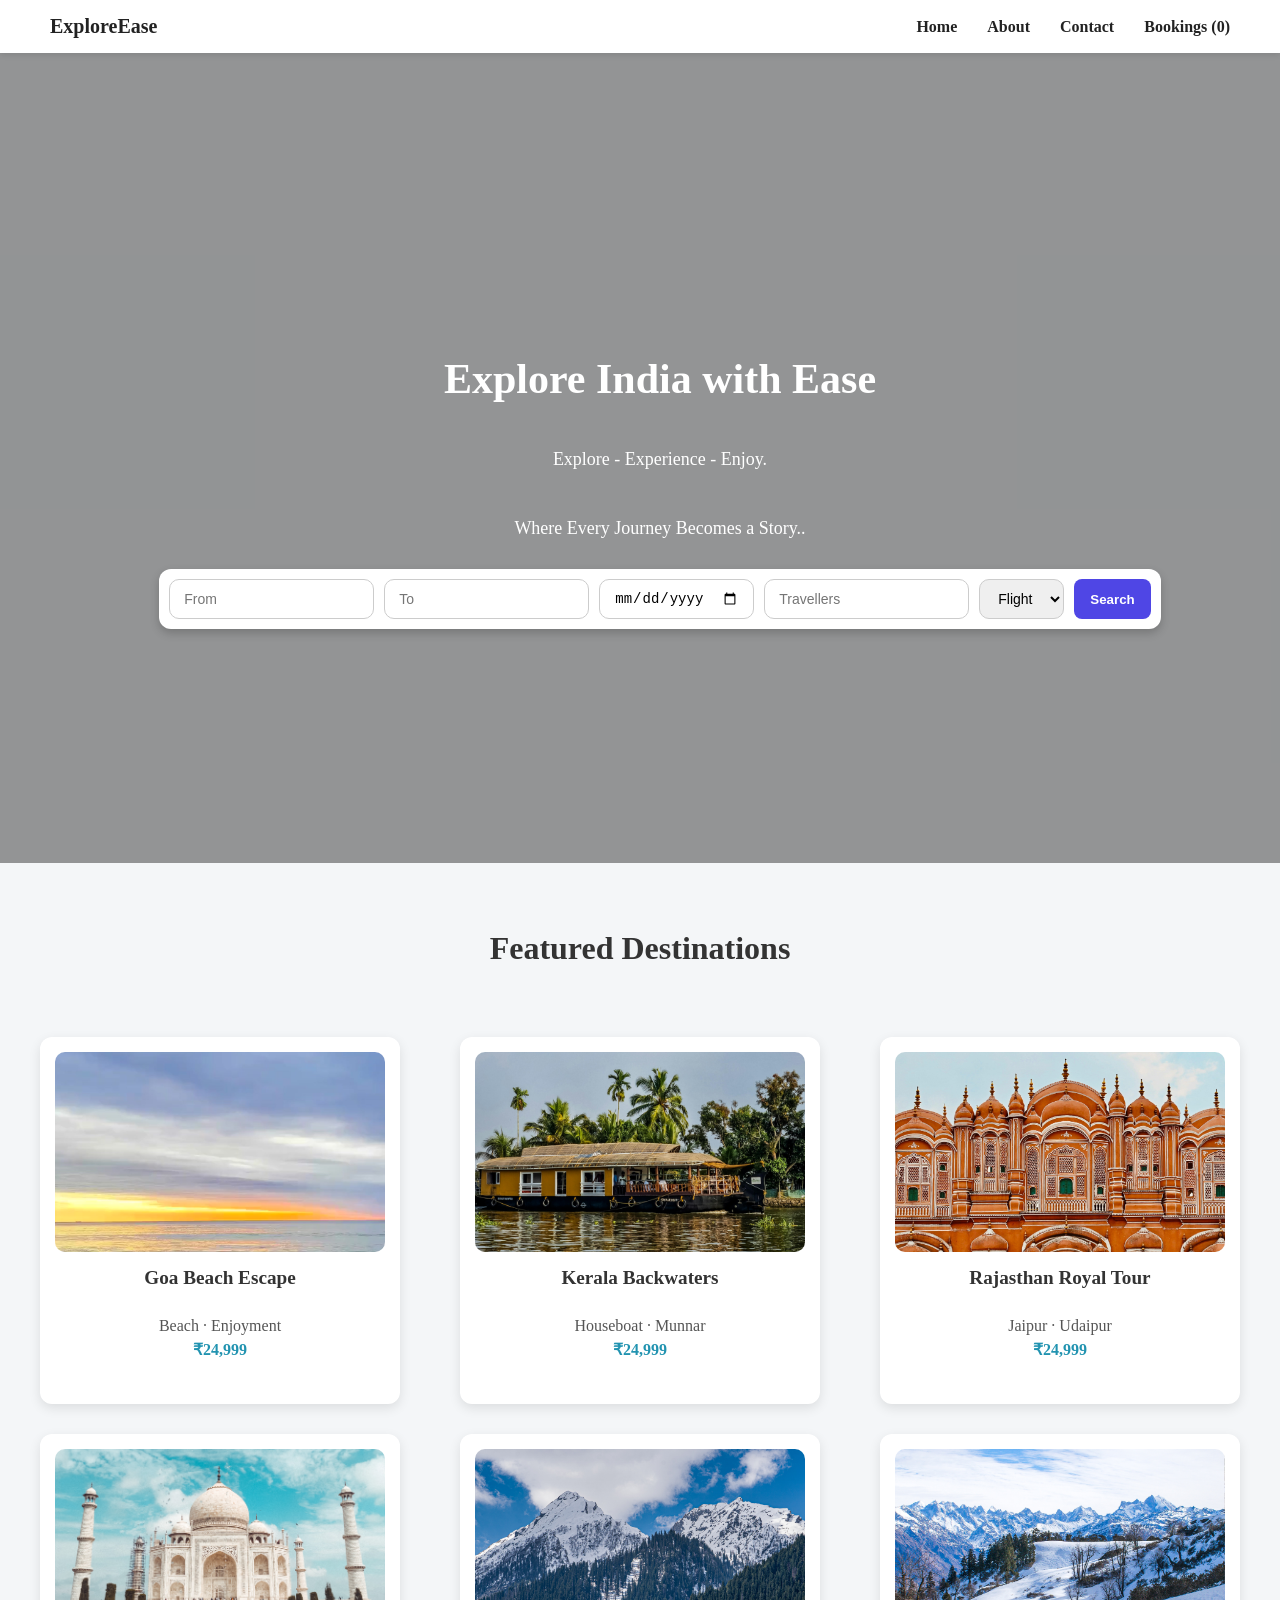
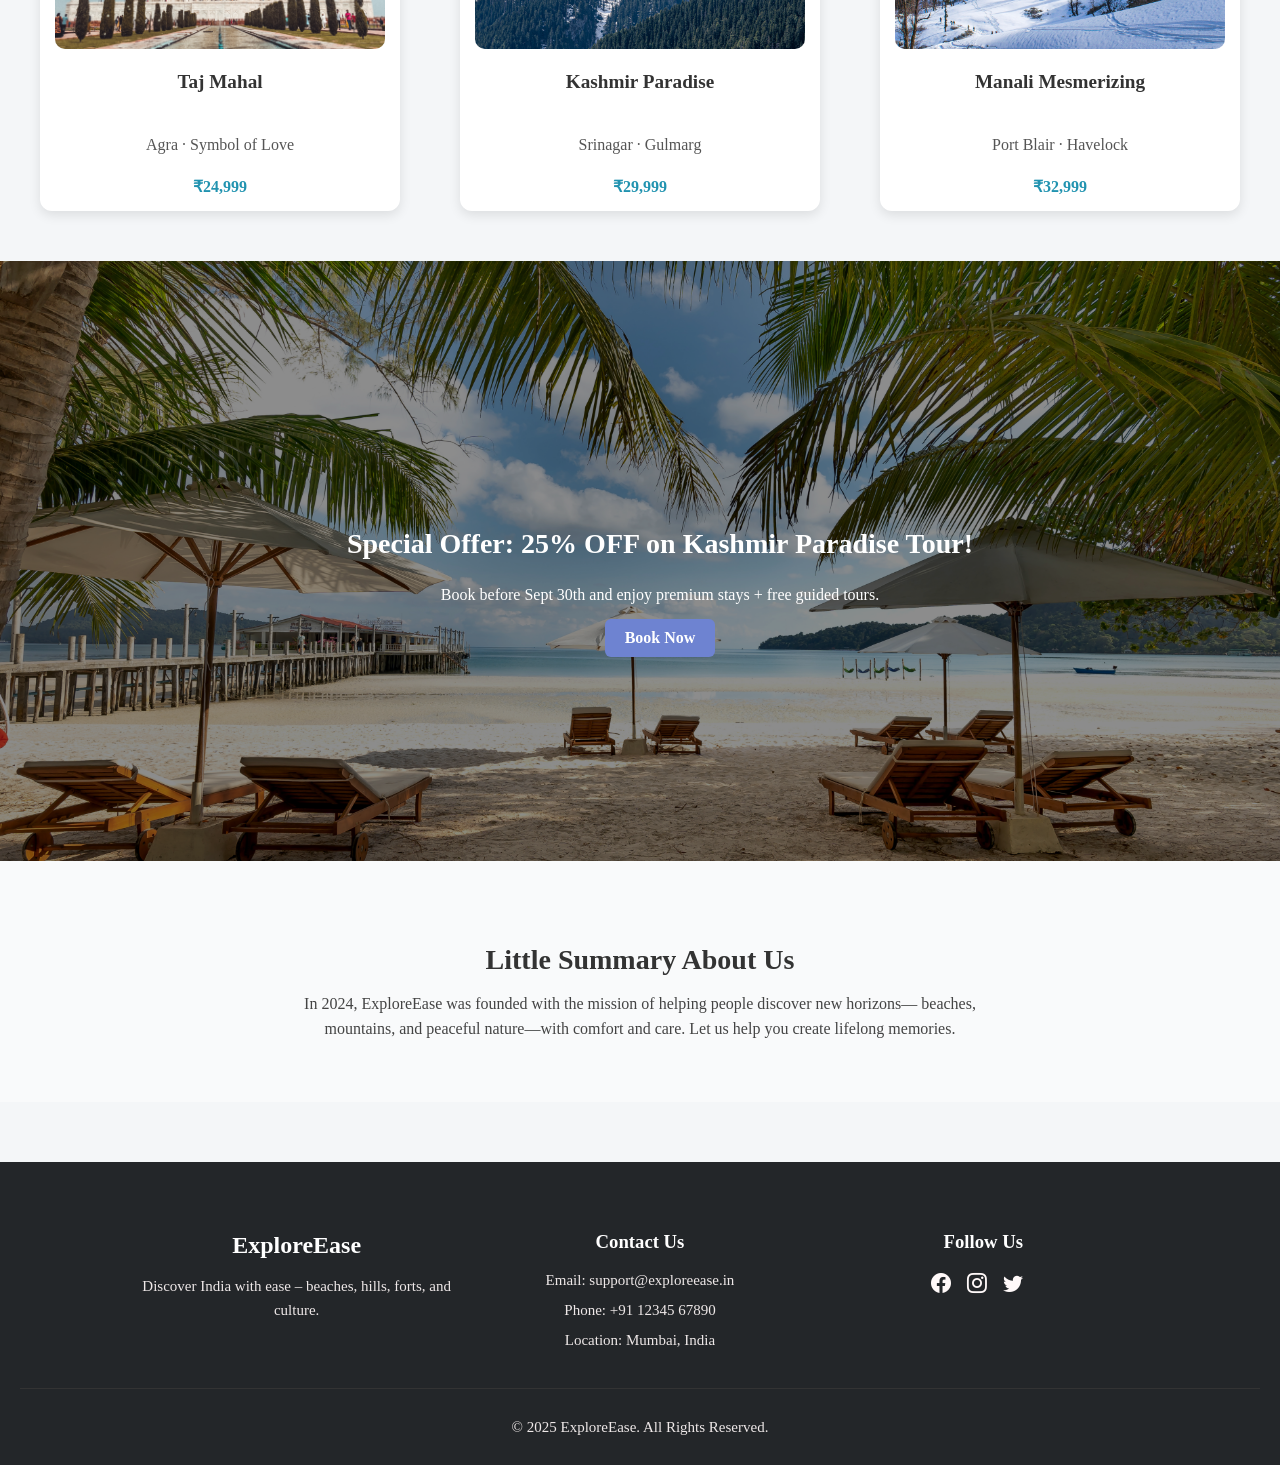
<file: index.html>
<!DOCTYPE html>
<html lang="en">

<head>
  <meta charset="UTF-8" />
  <meta name="viewport" content="width=device-width, initial-scale=1.0" />
  <title>ExploreEase – Discover India</title>
  <link rel="stylesheet" href="style.css" />
  <link rel="stylesheet" href="https://cdnjs.cloudflare.com/ajax/libs/animate.css/4.1.1/animate.min.css" />
  <link href="https://cdn.jsdelivr.net/npm/bootstrap-icons@1.10.5/font/bootstrap-icons.css" rel="stylesheet">
  <link href="https://fonts.googleapis.com/css2?family=Inter:wght@400;500;600;700&display=swap" rel="stylesheet">
  <link
    href="https://fonts.googleapis.com/css2?family=Inter:wght@400;500;600&family=Playfair+Display:wght@600&display=swap"
    rel="stylesheet">


</head>

<body>

  <!-- Navbar -->
  <nav class="navbar">
    <div class="logo">ExploreEase</div>
    <ul>
      <li><a href="#home">Home</a></li>
      <li><a href="about.html">About</a></li>
      <li><a href="contact.html">Contact</a></li>
      <li><a href="booking.html" id="bookingIcon">Bookings (<span id="bookingCount">0</span>)</a></li>
    </ul>
  </nav>

  <!-- BG Section -->
  <header class="hero" id="home">
    <video autoplay muted loop playsinline class="hero-video">
      <source src="images/White Minimalist Travel Vlog Youtube Intro.mp4" type="video/mp4">
    </video>
    <div class="hero-overlay">
      <h1>Explore India with Ease</h1><br>
      <p>Explore - Experience - Enjoy.</p>
      <p>Where Every Journey Becomes a Story..</p>

      <form id="searchForm">
        <input type="text" placeholder="From" list="cities" required />
        <input type="text" placeholder="To" list="cities" required />
        <input type="date" required />
        <input type="number" placeholder="Travellers" min="1" required />
        <select id="transportMode">
          <option value="Flight">Flight</option>
          <option value="Train">Train</option>

        </select>
        <button type="submit">Search</button>
      </form>
      <datalist id="cities">
        <option value="Mumbai">
        <option value="Pune">
        <option value="Delhi">
        <option value="Kerala">
        <option value="Goa">
        <option value="Kashmir">
        <option value="Jaipur">
        <option value="Manali">
        <option value="Taj Mahal">

      </datalist>
    </div>
  </header>





  <!-- Featured Destinations -->
  <section class="tours">
    <h2>Featured Destinations</h2>

    <div class="tour-grid">
      <div class="tour-card">

        <a href="goa.html">
          <img src="images/goaaaa.png" alt="Goa Beach" />
          <h3>Goa Beach Escape</h3><br>
          <p>Beach · Enjoyment</p>

          <span class="price">₹24,999</span>
        </a>
      </div>
      <div class="tour-card">
        <a href="kerala.html">
          <img src="images/Kerala.png" alt="Kerala Backwaters" />
          <h3>Kerala Backwaters</h3><br>
          <p>Houseboat · Munnar</p>

          <span class="price">₹24,999</span>
        </a>
      </div>
      <div class="tour-card">
        <a href="jaipur.html">
          <img src="images/rajasthan.png" alt="Rajasthan Royal Tour" />
          <h3>Rajasthan Royal Tour</h3><br>
          <p>Jaipur · Udaipur </p>
          <span class="price">₹24,999</span>
        </a>
      </div>
      <div class="tour-card">
        <img src="images/t.png" alt="Taj Mahal" />
        <h3>Taj Mahal</h3><br>
        <p>Agra · Symbol of Love</p>
        <span class="price">₹24,999</span>
      </div>

      <div class="tour-card">
        <img src="images/Kashmir.png" alt="Kashmir Paradise" />
        <h3>Kashmir Paradise</h3><br>
        <p>Srinagar · Gulmarg</p>

        <span class="price">₹29,999</span>
      </div>
      <div class="tour-card">
        <img src="images/manali.png" alt="Manali Mesmerizing" />
        <h3>Manali Mesmerizing</h3><br>
        <p>Port Blair · Havelock</p>

        <span class="price">₹32,999</span>
      </div>
    </div>
  </section>


  <!-- Advertisement Banner -->
  <section class="ad-banner">
    <img src="images/banner.png" alt="Special Offer">
    <div class="ad-overlay">
      <h2>Special Offer: 25% OFF on Kashmir Paradise Tour!</h2>
      <p>Book before Sept 30th and enjoy premium stays + free guided tours.</p>
      <a href="#tours" class="ad-btn">Book Now</a>
    </div>
  </section>


  <section class="about" id="about">
    <h2>Little Summary About Us</h2>
    <p>
      In 2024, ExploreEase was founded with the mission of helping people discover new horizons—
      beaches, mountains, and peaceful nature—with comfort and care. Let us help you create lifelong memories.
    </p>
  </section>





  <!-- Footer -->
  <footer class="footer">
    <div class="footer-container">

      <!-- Brand -->
      <div class="footer-brand">
        <h2>ExploreEase</h2>
        <p>Discover India with ease – beaches, hills, forts, and culture.</p>
      </div>

      <!-- Contact Info -->
      <div class="footer-contact">
        <h3>Contact Us</h3>
        <p>Email: <a href="mailto:support@exploreease.in">support@exploreease.in</a></p>
        <p>Phone: +91 12345 67890</p>
        <p>Location: Mumbai, India</p>
      </div>

      <!-- Social Media -->
      <div class="footer-social">
        <h3>Follow Us</h3>
        <a href="#"><i class="bi bi-facebook"></i></a>
        <a href="#"><i class="bi bi-instagram"></i></a>
        <a href="#"><i class="bi bi-twitter"></i></a>

      </div>
    </div>

    <div class="footer-bottom">
      <p>© 2025 ExploreEase. All Rights Reserved.</p>
    </div>
  </footer>

  <script>


    // Show total bookings count in navbar
    document.addEventListener("DOMContentLoaded", () => {
      let bookings = JSON.parse(localStorage.getItem("bookings")) || [];
      document.getElementById("bookingCount").innerText = bookings.length;
    });
  </script>





  <script src="travel.js"></script>
</body>

</body>

</body>

</html>
</file>
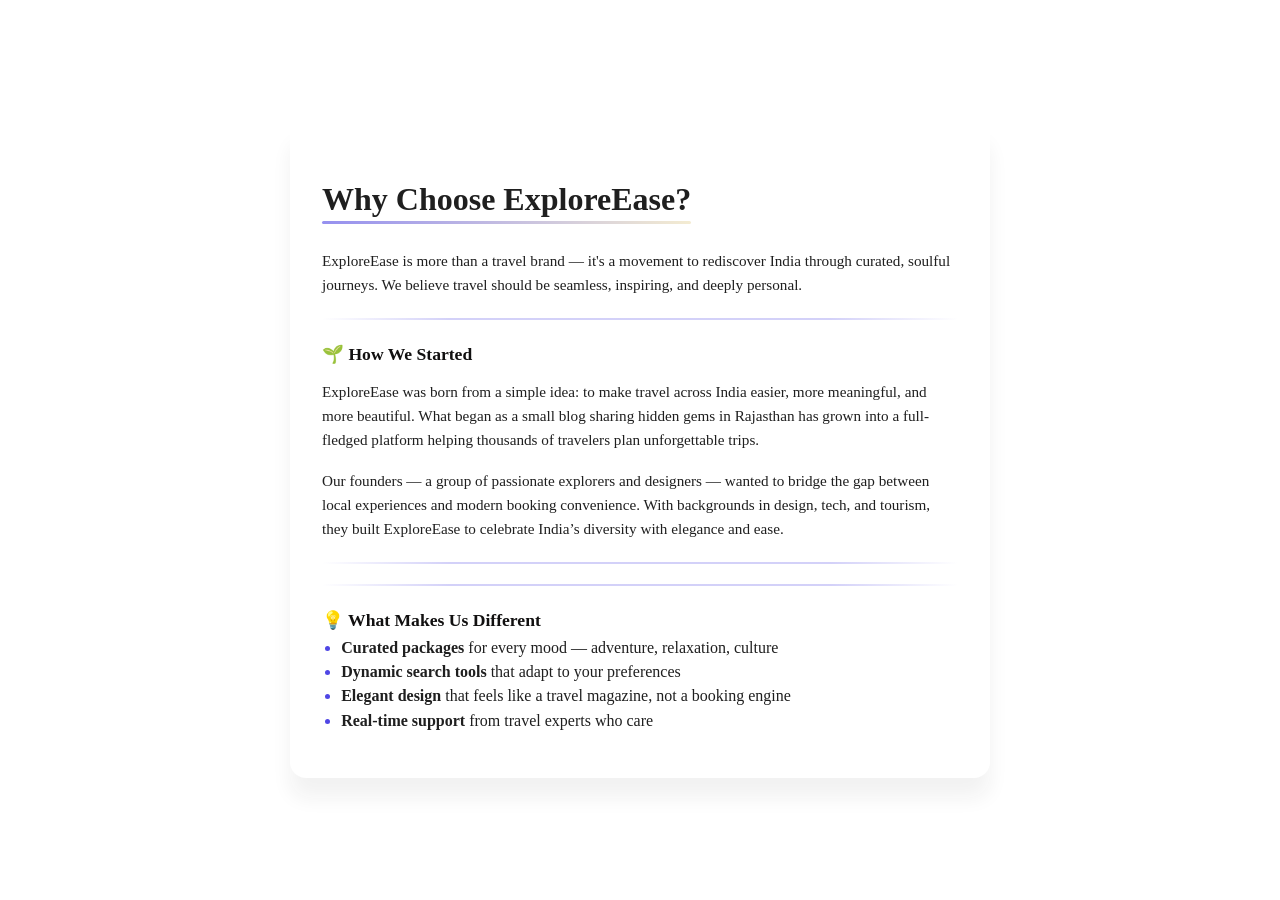
<file: about.html>
<!DOCTYPE html>
<html lang="en">
<head>
  <meta charset="UTF-8" />
  <title>About – ExploreEase</title>
  <link rel="stylesheet" href="style1.css" />
</head>
<body>
  

  <section class="container">
  <h1>Why Choose ExploreEase?</h1>
  <p class="lead">ExploreEase is more than a travel brand — it's a movement to rediscover India through curated, soulful journeys. We believe travel should be seamless, inspiring, and deeply personal.</p>

  <hr />

  <h3>🌱 How We Started</h3>
  <p>ExploreEase was born from a simple idea: to make travel across India easier, more meaningful, and more beautiful. What began as a small blog sharing hidden gems in Rajasthan has grown into a full-fledged platform helping thousands of travelers plan unforgettable trips.</p>
   <p>Our founders — a group of passionate explorers and designers — wanted to bridge the gap between local experiences and modern booking convenience. With backgrounds in design, tech, and tourism, they built ExploreEase to celebrate India’s diversity with elegance and ease.</p>

  <hr /> <hr />

  <h3>💡 What Makes Us Different</h3>
  <ul>
    <li><strong>Curated packages</strong> for every mood — adventure, relaxation, culture</li>
    <li><strong>Dynamic search tools</strong> that adapt to your preferences</li>
    <li><strong>Elegant design</strong> that feels like a travel magazine, not a booking engine</li>
    <li><strong>Real-time support</strong> from travel experts who care</li>
  </ul>

  
</section>

</body>
</html>
</file>
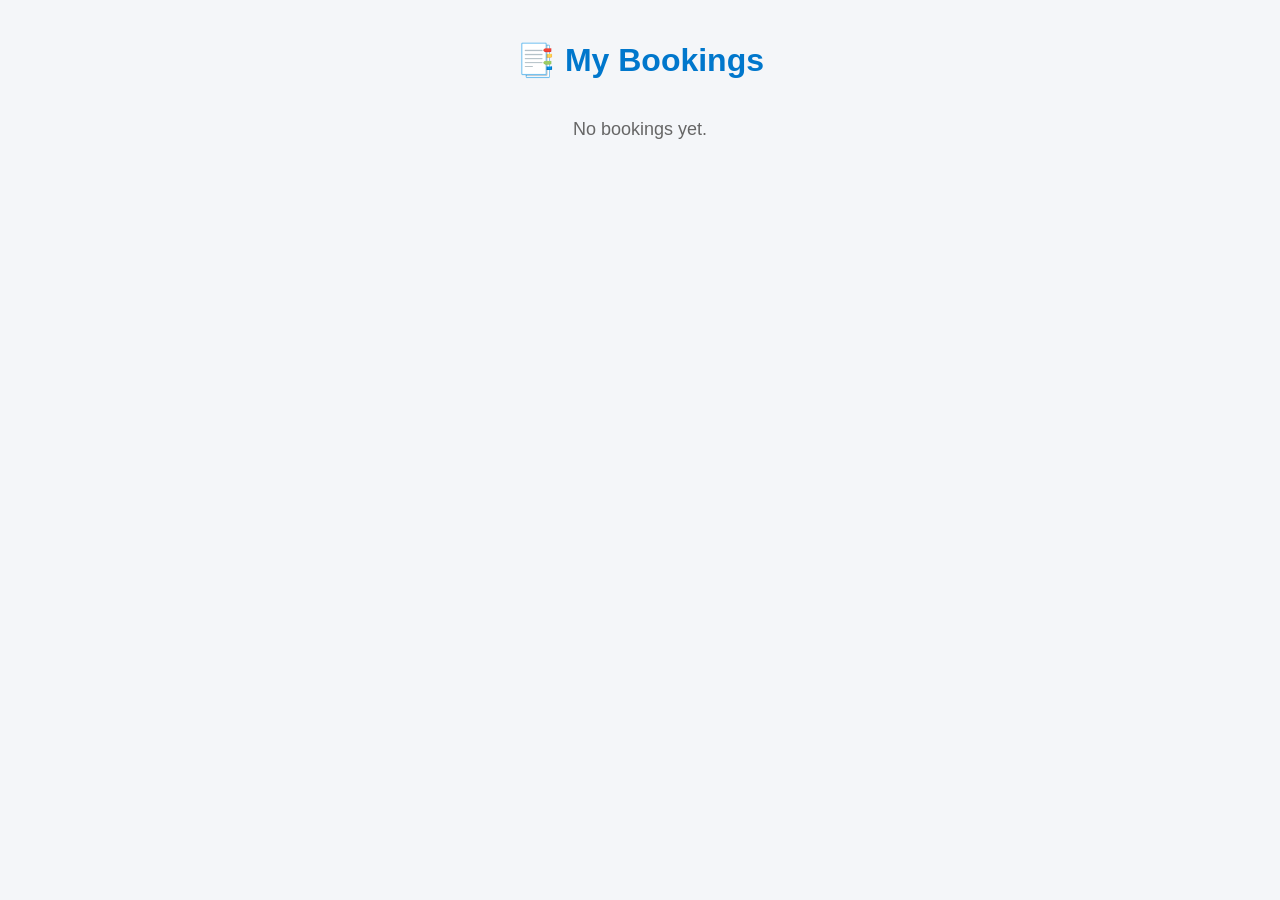
<file: booking.html>
<!DOCTYPE html>
<html lang="en">
<head>
  <meta charset="UTF-8">
  <meta name="viewport" content="width=device-width, initial-scale=1.0">
  <title>My Bookings – ExploreEase</title>
  <link rel="stylesheet" href="booking.css">
</head>
<body>

  <h1>📑 My Bookings</h1>
  <div id="bookingList"></div>

  <script>
    // ✅ Same catalog from your main JS
    const travelCatalog = {
      Jaipur: { price: "₹24,999" },
      Kerala: { price: "₹26,499" },
      Goa: { price: "₹22,999" },
      Kashmir: { price: "₹28,999" },
      Manali: { price: "₹23,499" },
      Agra: { price: "₹14,999" }
    };

    function loadBookings() {
      let bookings = JSON.parse(localStorage.getItem("bookings")) || [];
      let listDiv = document.getElementById("bookingList");
      listDiv.innerHTML = "";

      if (bookings.length === 0) {
        listDiv.innerHTML = "<p class='empty'>No bookings yet.</p>";
      } else {
        bookings.forEach((b, i) => {
          const price = travelCatalog[b.to] ? travelCatalog[b.to].price : "₹--";
          listDiv.innerHTML += `
            <div class="booking-card">
              <div class="booking-header">
                <h3>🎟️ ${b.from} ➝ ${b.to}</h3>
                <button class="delete-btn" onclick="deleteBooking(${i})">❌ Cancel</button>
              </div>
              <p><b>Passenger:</b> ${b.passenger1 || "-"} ${b.passenger2 ? " & " + b.passenger2 : ""}</p>
              <p><b>Phone:</b> ${b.phone}</p>
              <p><b>Date:</b> ${b.date}</p>
              <p><b>Mode:</b> ${b.mode}</p>
              <p class="price"><b>Total:</b> ${price}</p>
              <p class="bookedOn">📅 Booked On: ${b.bookedOn}</p>
            </div>
          `;
        });
      }
    }

    function deleteBooking(index) {
      let bookings = JSON.parse(localStorage.getItem("bookings")) || [];
      bookings.splice(index, 1);
      localStorage.setItem("bookings", JSON.stringify(bookings));
      loadBookings();

      const countElem = document.getElementById("bookingCount");
      if (countElem) countElem.innerText = bookings.length;
    }

    loadBookings();
  </script>
</body>
</html>
</file>
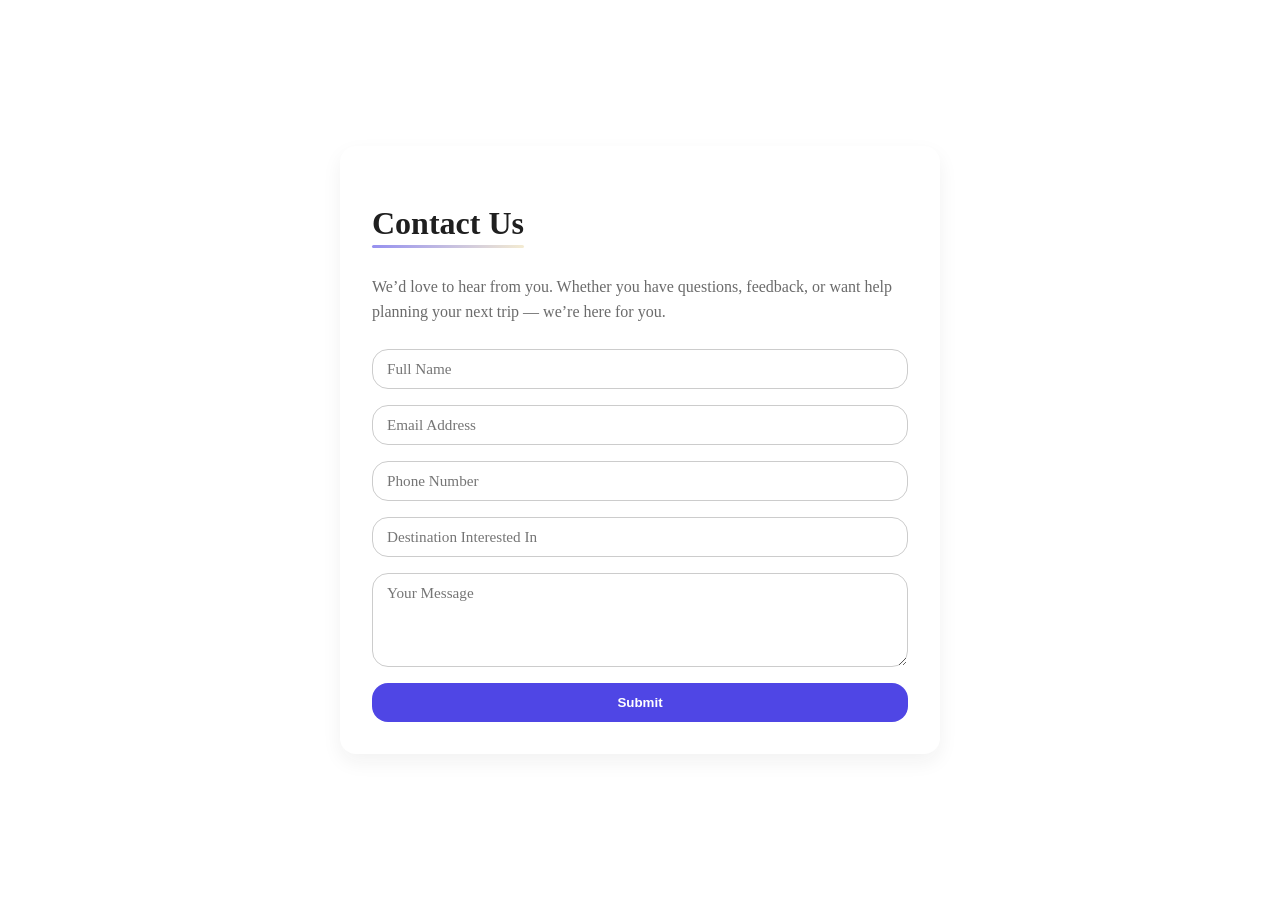
<file: contact.html>
<!DOCTYPE html>
<html lang="en">
<head>
  <meta charset="UTF-8" />
  <title>Contact – ExploreEase</title>
  <link rel="stylesheet" href="style2.css" />
</head>
<body>
  <div class="canvas">
    <section class="contact">
      <h1>Contact Us</h1>
      <p class="lead">
        We’d love to hear from you. Whether you have questions, feedback, or want help planning your next trip — we’re here for you.
      </p>
      <form id="contactForm">
        <input type="text" placeholder="Full Name" required />
        <input type="email" placeholder="Email Address" required />
        <input type="tel" placeholder="Phone Number" required />
        <input type="text" placeholder="Destination Interested In" required />
        <textarea placeholder="Your Message" rows="4" required></textarea>
        <button type="submit">Submit</button>
      </form>
    </section>
  </div>

  <script>
    document.getElementById("contactForm").addEventListener("submit", function(event) {
      event.preventDefault();
      alert("✅ Your response has been recorded. We will get back to you shortly.");
      this.reset();
    });
  </script>
</body>
</html>
</file>
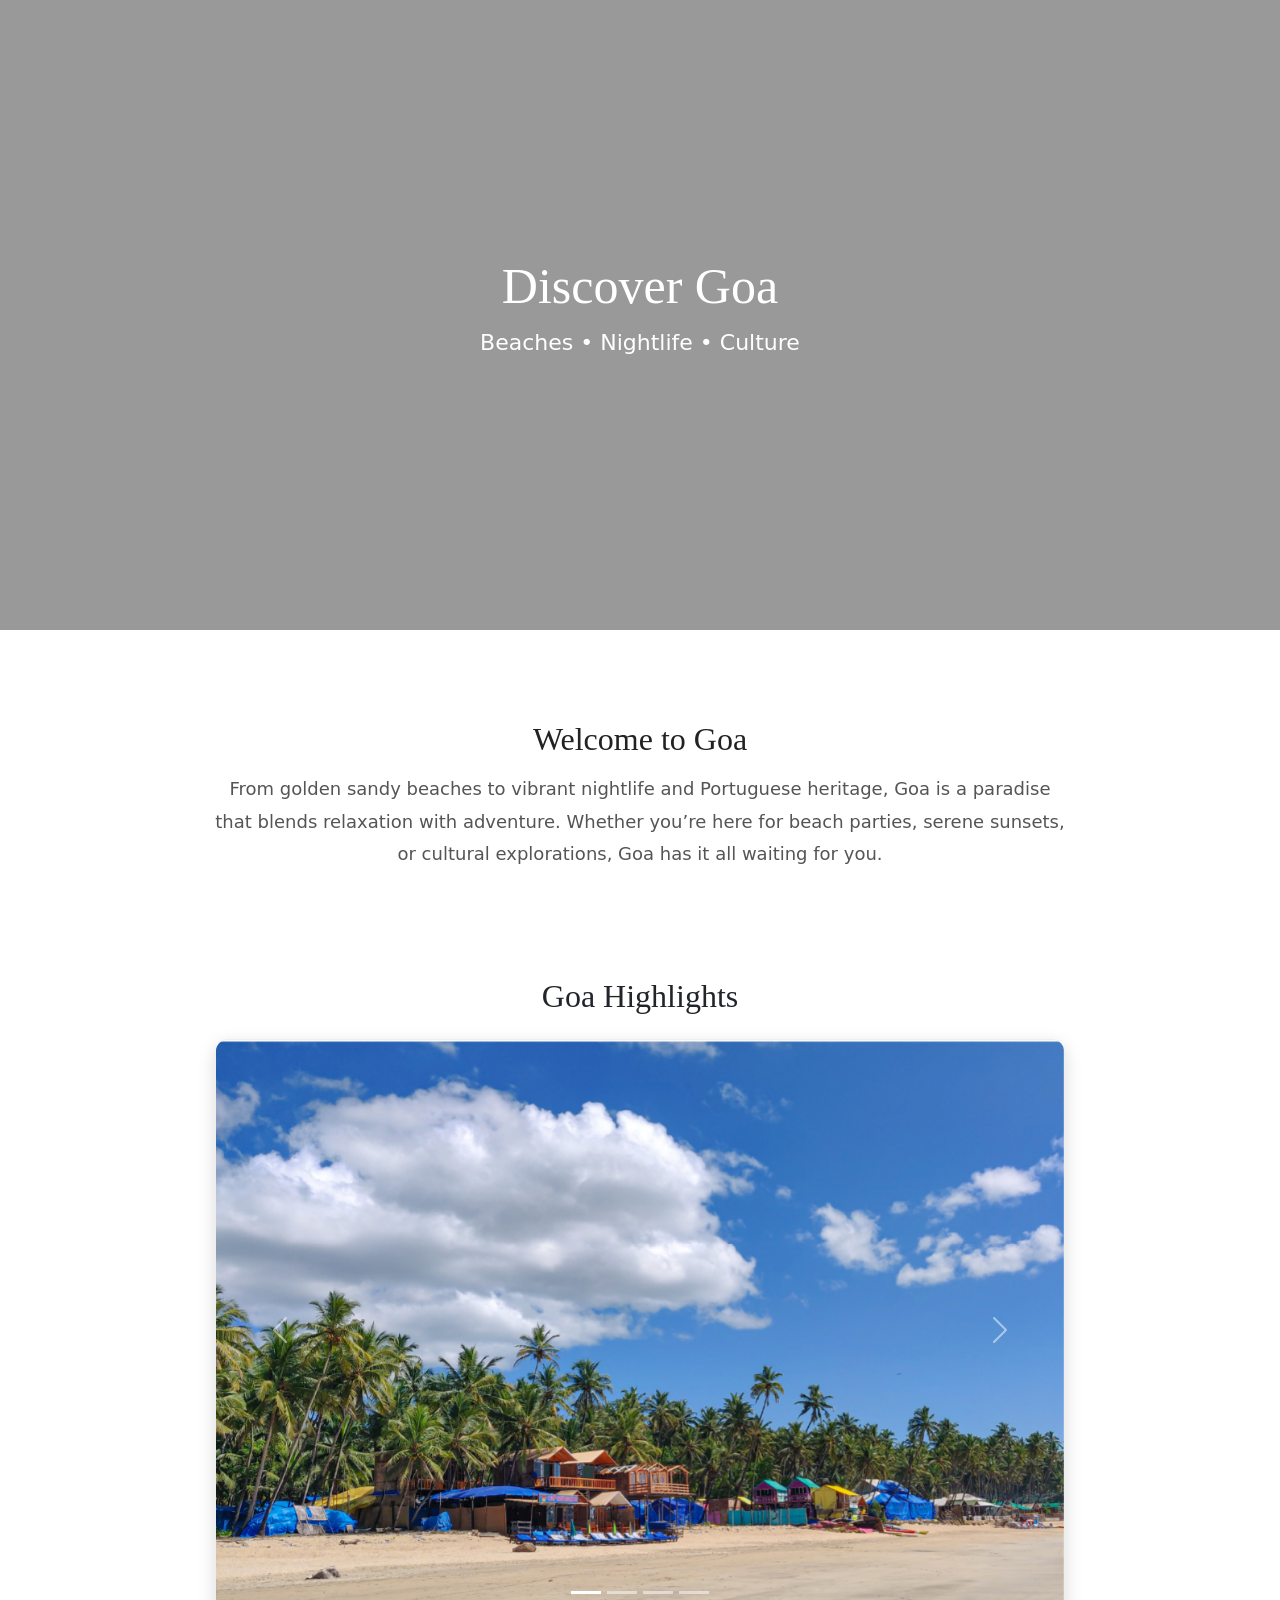
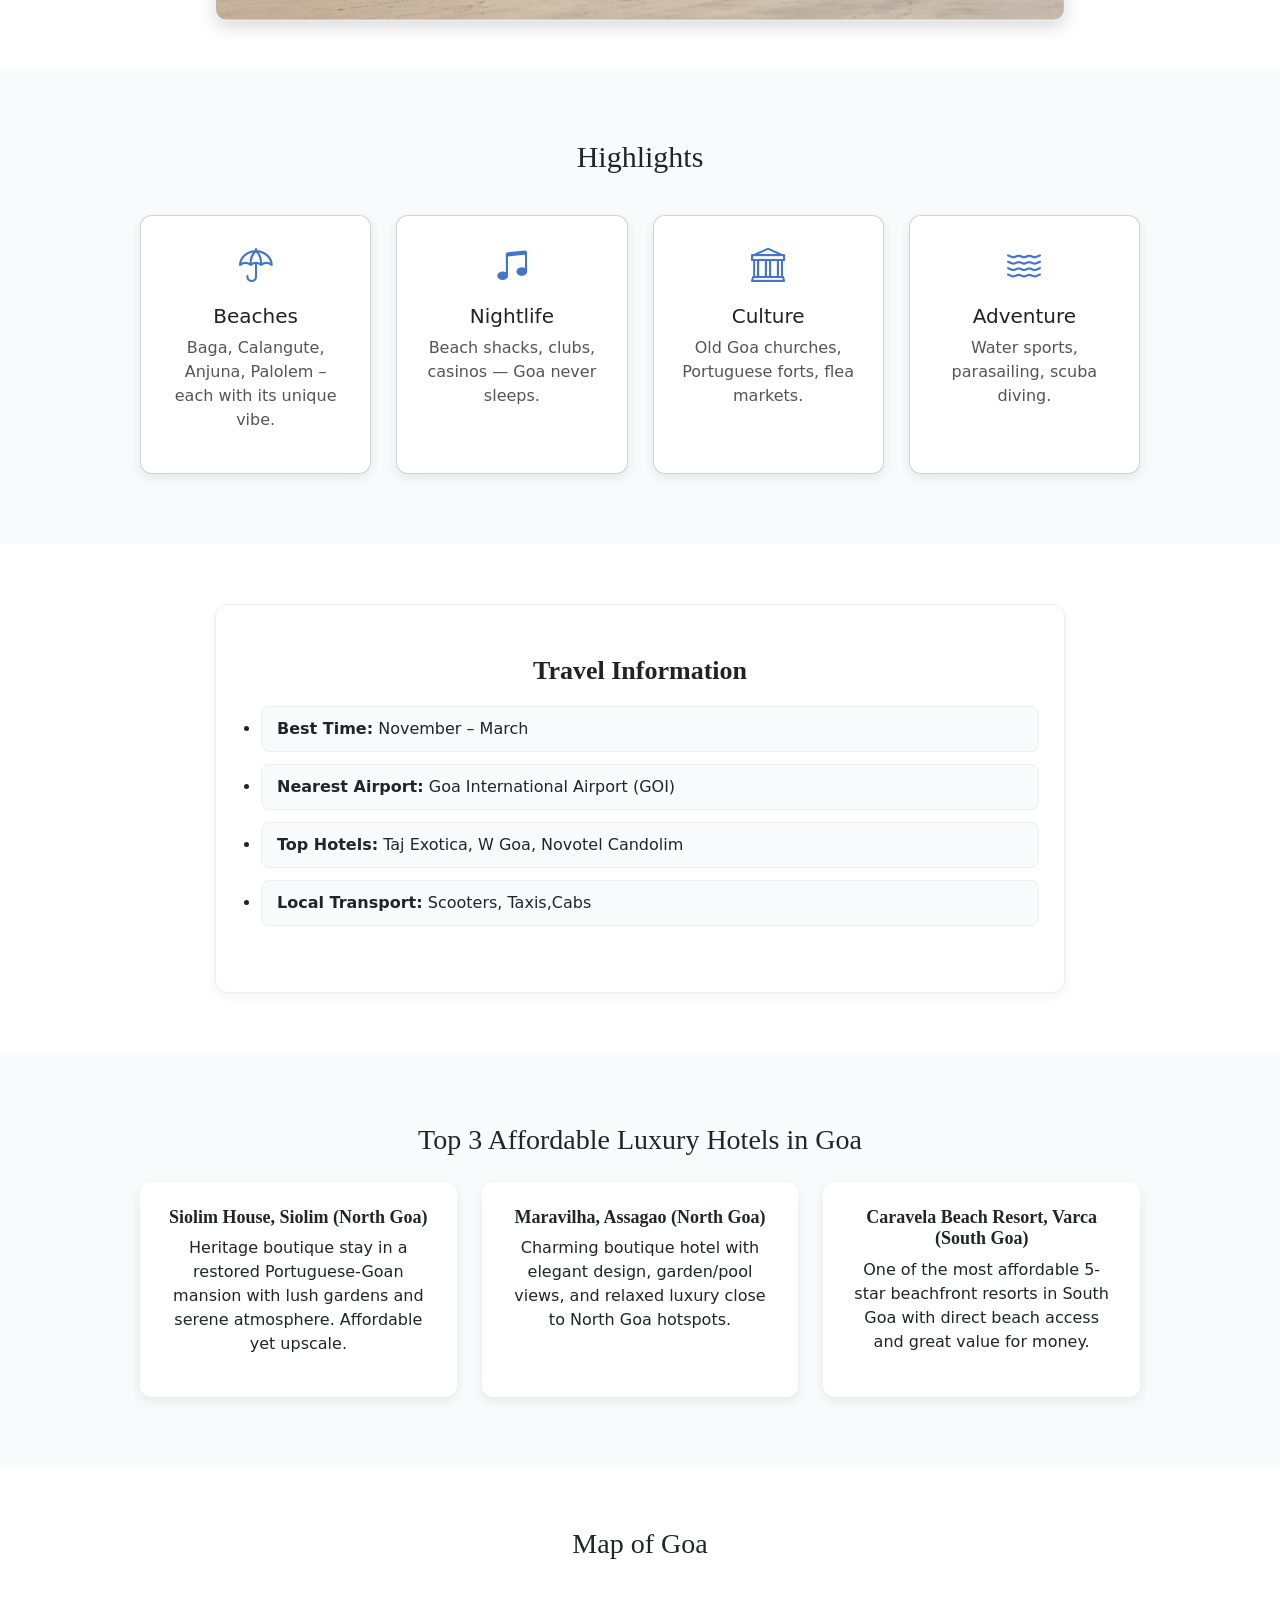
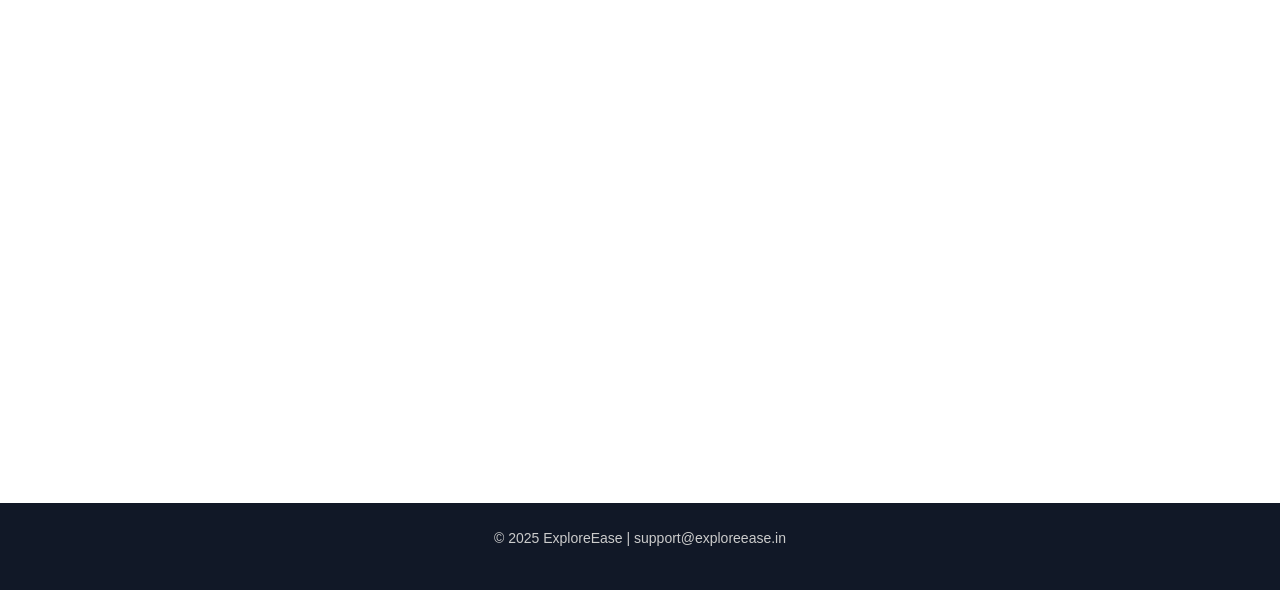
<file: goa.html>
<!DOCTYPE html>
<html lang="en">
<head>
  <meta charset="UTF-8">
  <meta name="viewport" content="width=device-width, initial-scale=1.0">
  <title>Goa – ExploreEase</title>
  <link rel="stylesheet" href="goa.css">
  <link href="https://cdn.jsdelivr.net/npm/bootstrap-icons@1.10.5/font/bootstrap-icons.css" rel="stylesheet">
  <link href="https://fonts.googleapis.com/css2?family=Inter:wght@400;500&family=Playfair+Display:wght@600&display=swap" rel="stylesheet">

  <!-- Bootstrap CSS -->
  <link href="https://cdn.jsdelivr.net/npm/bootstrap@5.3.3/dist/css/bootstrap.min.css" rel="stylesheet">
</head>
<body>

  <!-- Hero Section with Video -->
  <header class="hero">
    <video autoplay muted loop playsinline class="hero-video">
      <source src="images/goaaaaaaaaaaa.mp4" type="video/mp4">
      Your browser does not support the video tag.
    </video>
    <div class="hero-overlay">
      <h1>Discover Goa</h1>
      <p>Beaches • Nightlife • Culture</p>
    </div>
  </header>

  <!-- Intro Section -->
  <section class="intro">
    <h2>Welcome to Goa</h2>
    <p>
      From golden sandy beaches to vibrant nightlife and Portuguese heritage, Goa is a paradise that blends 
      relaxation with adventure. Whether you’re here for beach parties, serene sunsets, or cultural explorations, 
      Goa has it all waiting for you.
    </p>
  </section>

  <!-- Bootstrap Carousel Section -->
  <section class="container my-5">
    <h2 class="text-center mb-4">Goa Highlights</h2>
    <div id="goaCarousel" class="carousel slide" data-bs-ride="carousel" data-bs-interval="4000" data-bs-pause="hover">
      
      <!-- Indicators -->
      <div class="carousel-indicators">
        <button type="button" data-bs-target="#goaCarousel" data-bs-slide-to="0" class="active"></button>
        <button type="button" data-bs-target="#goaCarousel" data-bs-slide-to="1"></button>
        <button type="button" data-bs-target="#goaCarousel" data-bs-slide-to="2"></button>
        <button type="button" data-bs-target="#goaCarousel" data-bs-slide-to="3"></button>
      </div>

      <!-- Slides -->
      <div class="carousel-inner">
        <div class="carousel-item active">
          <img src="images/goa1.png" class="d-block w-100" alt="Goa Beach">
          <div class="carousel-caption d-none d-md-block">
            
          </div>
        </div>
        <div class="carousel-item">
          <img src="images/hello2.png" class="d-block w-100" alt="Goa Nightlife">
          <div class="carousel-caption d-none d-md-block">
           
          </div>
        </div>
        <div class="carousel-item">
          <img src="images/hello3.png" class="d-block w-100" alt="Goa Forts">
          <div class="carousel-caption d-none d-md-block">
           
          </div>
        </div>
        <div class="carousel-item">
          <img src="images/hello.png" class="d-block w-100" alt="Goa Water Sports">
          <div class="carousel-caption d-none d-md-block">
            
        </div>
      </div>

      <!-- Controls -->
      <button class="carousel-control-prev" type="button" data-bs-target="#goaCarousel" data-bs-slide="prev">
        <span class="carousel-control-prev-icon"></span>
      </button>
      <button class="carousel-control-next" type="button" data-bs-target="#goaCarousel" data-bs-slide="next">
        <span class="carousel-control-next-icon"></span>
      </button>
    </div>
  </section>

  <!-- Highlights -->
  <section class="highlights">
    <h2>Highlights</h2>
    <div class="cards">
      <div class="card">
        <i class="bi bi-umbrella"></i>
        <h3>Beaches</h3>
        <p>Baga, Calangute, Anjuna, Palolem – each with its unique vibe.</p>
      </div>
      <div class="card">
        <i class="bi bi-music-note-beamed"></i>
        <h3>Nightlife</h3>
        <p>Beach shacks, clubs, casinos — Goa never sleeps.</p>
      </div>
      <div class="card">
        <i class="bi bi-bank"></i>
        <h3>Culture</h3>
        <p>Old Goa churches, Portuguese forts, flea markets.</p>
      </div>
      <div class="card">
        <i class="bi bi-water"></i>
        <h3>Adventure</h3>
        <p>Water sports, parasailing, scuba diving.</p>
      </div>
    </div>
  </section>

  <!-- Travel Info -->
  <section class="travel-info">
    <h2>Travel Information</h2>
    <ul>
      <li><strong>Best Time:</strong> November – March</li>
      <li><strong>Nearest Airport:</strong> Goa International Airport (GOI)</li>
      <li><strong>Top Hotels:</strong> Taj Exotica, W Goa, Novotel Candolim</li>
      <li><strong>Local Transport:</strong> Scooters, Taxis,Cabs</li>
    </ul>
  </section>

  <!-- Hotels -->
  <section class="hotels">
    <h2>Top 3 Affordable Luxury Hotels in Goa</h2>
    <div class="hotel-list">
      <div class="hotel-card"><a href="hotel.html"><h3><b>Siolim House, Siolim (North Goa)</h3></b><p>Heritage boutique stay in a restored Portuguese-Goan mansion with lush gardens and serene atmosphere. Affordable yet upscale.</p></a></div>
      <div class="hotel-card"><a href="maravilha.html"><h3><b>Maravilha, Assagao (North Goa)</h3></b><p>Charming boutique hotel with elegant design, garden/pool views, and relaxed luxury close to North Goa hotspots.</p></a></div>
      <div class="hotel-card"><a href="caravela.html"><h3><b>Caravela Beach Resort, Varca (South Goa)</h3></b><p>One of the most affordable 5-star beachfront resorts in South Goa with direct beach access and great value for money.</p></a></div>
    </div>
  </section>

  <!-- Map Section -->
  <section class="map">
    <h2>Map of Goa</h2>
    <div class="map-container">
      <a href="https://www.google.com/maps/place/Goa/" target="_blank" title="View on Google Maps">
        <iframe 
          src="https://www.google.com/maps/embed?pb=!1m18!1m12!1m3!1d15553.070812870955!2d73.819918!3d15.490930!2m3!1f0!2f0!3f0!3m2!1i1024!2i768!4f13.1!3m3!1m2!1s0x3bbfc0e8a2f8a11b%3A0x2d49f10c9cf0a1!2sGoa!5e0!3m2!1sen!2sin!4v1695555555555!5m2!1sen!2sin" 
          width="100%" 
          height="400" 
          style="border:0; pointer-events: none;" 
          allowfullscreen 
          loading="lazy">
        </iframe>
      </a>
    </div>
  </section>

  <!-- Footer -->
  <footer>
    <p>© 2025 ExploreEase | support@exploreease.in</p>
  </footer>

  <!-- Bootstrap JS -->
  <script src="https://cdn.jsdelivr.net/npm/bootstrap@5.3.3/dist/js/bootstrap.bundle.min.js"></script>
</body>
</html>
</file>
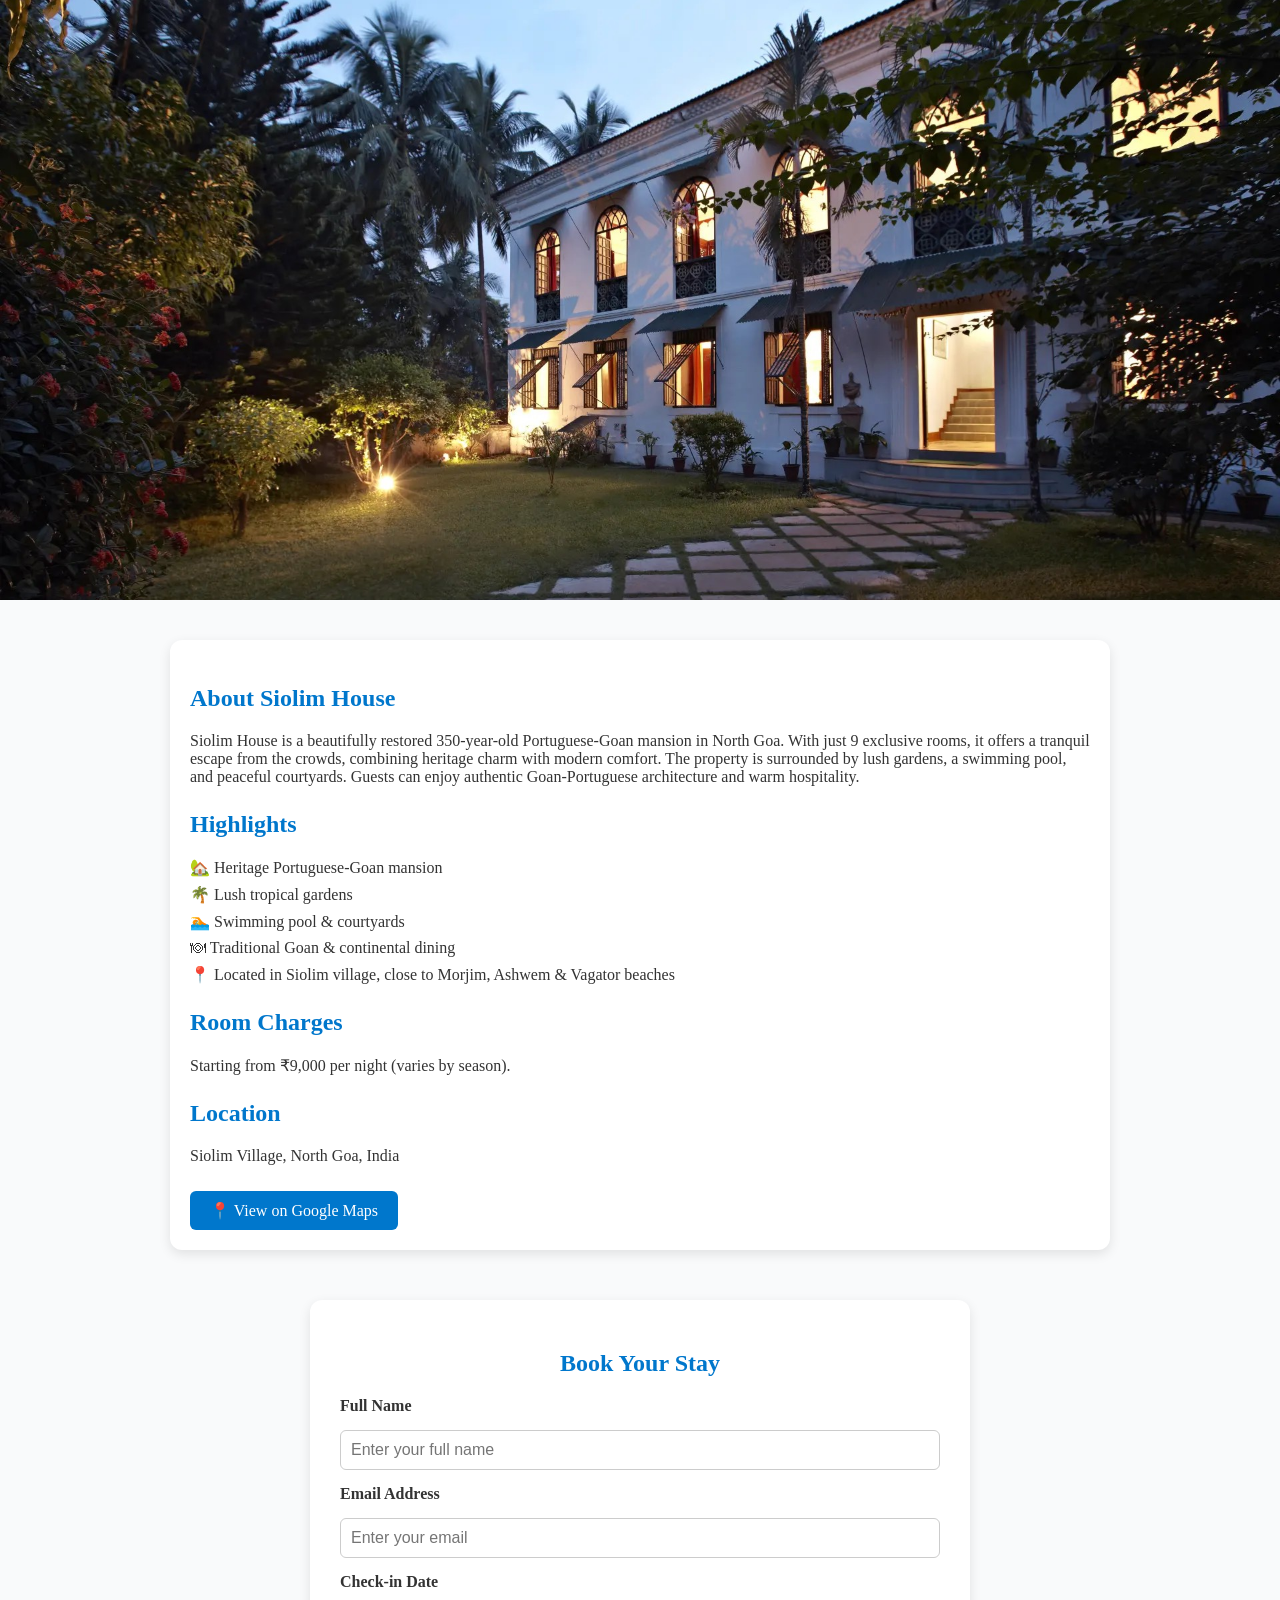
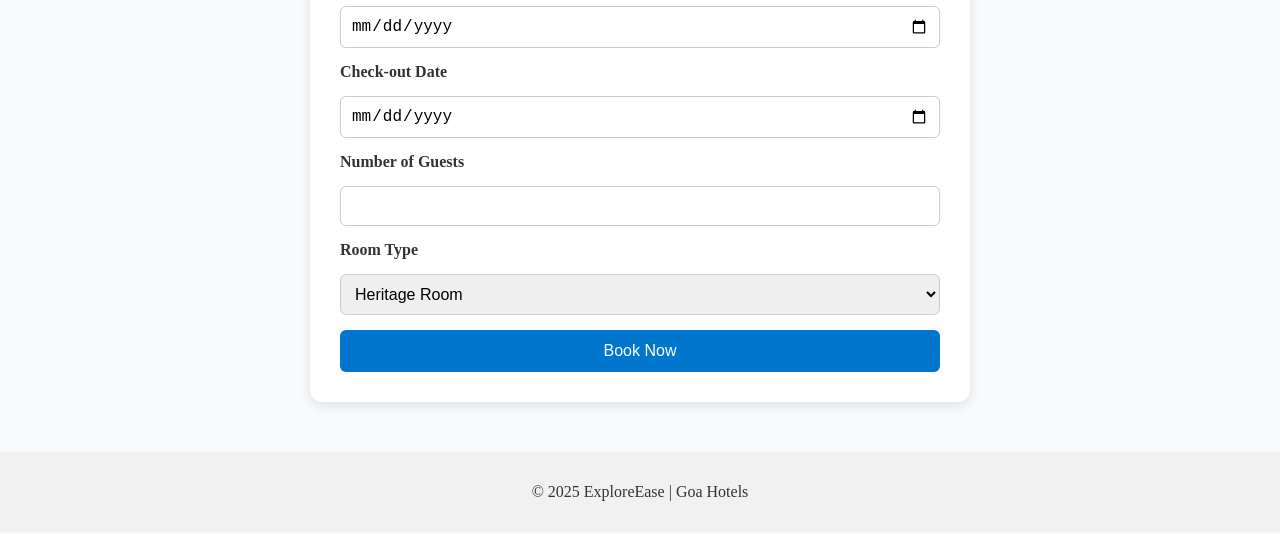
<file: hotel.html>
<!DOCTYPE html>
<html lang="en">
<head>
  <meta charset="UTF-8">
  <meta name="viewport" content="width=device-width, initial-scale=1.0">
  <title>Siolim House – North Goa</title>
  <link rel="stylesheet" href="hotel.css">
</head>
<body>

  

  <!-- Hero Image -->
  <section class="hotel-hero">
    <img src="images/hotelll.jpg" alt="Siolim House Goa">
  </section>

  <!-- Details Section -->
  <section class="hotel-details">
    <h2>About Siolim House</h2>
    <p>
      Siolim House is a beautifully restored 350-year-old Portuguese-Goan mansion in North Goa. 
      With just 9 exclusive rooms, it offers a tranquil escape from the crowds, combining heritage charm 
      with modern comfort. The property is surrounded by lush gardens, a swimming pool, and peaceful courtyards. 
      Guests can enjoy authentic Goan-Portuguese architecture and warm hospitality.
    </p>

    <h2>Highlights</h2>
    <ul>
      <li>🏡 Heritage Portuguese-Goan mansion</li>
      <li>🌴 Lush tropical gardens</li>
      <li>🏊 Swimming pool & courtyards</li>
      <li>🍽 Traditional Goan & continental dining</li>
      <li>📍 Located in Siolim village, close to Morjim, Ashwem & Vagator beaches</li>
    </ul>

    <h2>Room Charges</h2>
    <p>Starting from ₹9,000 per night (varies by season).</p>

    <h2>Location</h2>
    <p>Siolim Village, North Goa, India</p>
    <a href="https://goo.gl/maps/9ZrZJ9XEkV1mZbCr9" target="_blank" class="map-btn">📍 View on Google Maps</a>
  </section>

  <!-- Booking Form Section -->
  <section class="booking-form">
    <h2>Book Your Stay</h2>
    <form id="bookingForm">
      <label for="name">Full Name</label>
      <input type="text" id="name" name="name" placeholder="Enter your full name" required>

      <label for="email">Email Address</label>
      <input type="email" id="email" name="email" placeholder="Enter your email" required>

      <label for="checkin">Check-in Date</label>
      <input type="date" id="checkin" name="checkin" required>

      <label for="checkout">Check-out Date</label>
      <input type="date" id="checkout" name="checkout" required>

      <label for="guests">Number of Guests</label>
      <input type="number" id="guests" name="guests" min="1" max="10" required>

      <label for="room">Room Type</label>
      <select id="room" name="room">
        <option value="heritage">Heritage Room</option>
        <option value="luxury">Luxury Suite</option>
        <option value="family">Family Villa</option>
      </select>

      <button type="submit" class="book-btn">Book Now</button>
    </form>
  </section>

  <!-- Footer -->
  <footer class="hotel-footer">
    <p>© 2025 ExploreEase | Goa Hotels</p>
  </footer>

  <!-- JavaScript -->
  <script>
    document.getElementById("bookingForm").addEventListener("submit", function(event) {
      event.preventDefault(); // prevent page refresh
      const name = document.getElementById("name").value;
      alert("Thank you " + name + "! 🎉 Your booking request for Siolim House has been received.");
    });
  </script>

</body>
</html>
</file>
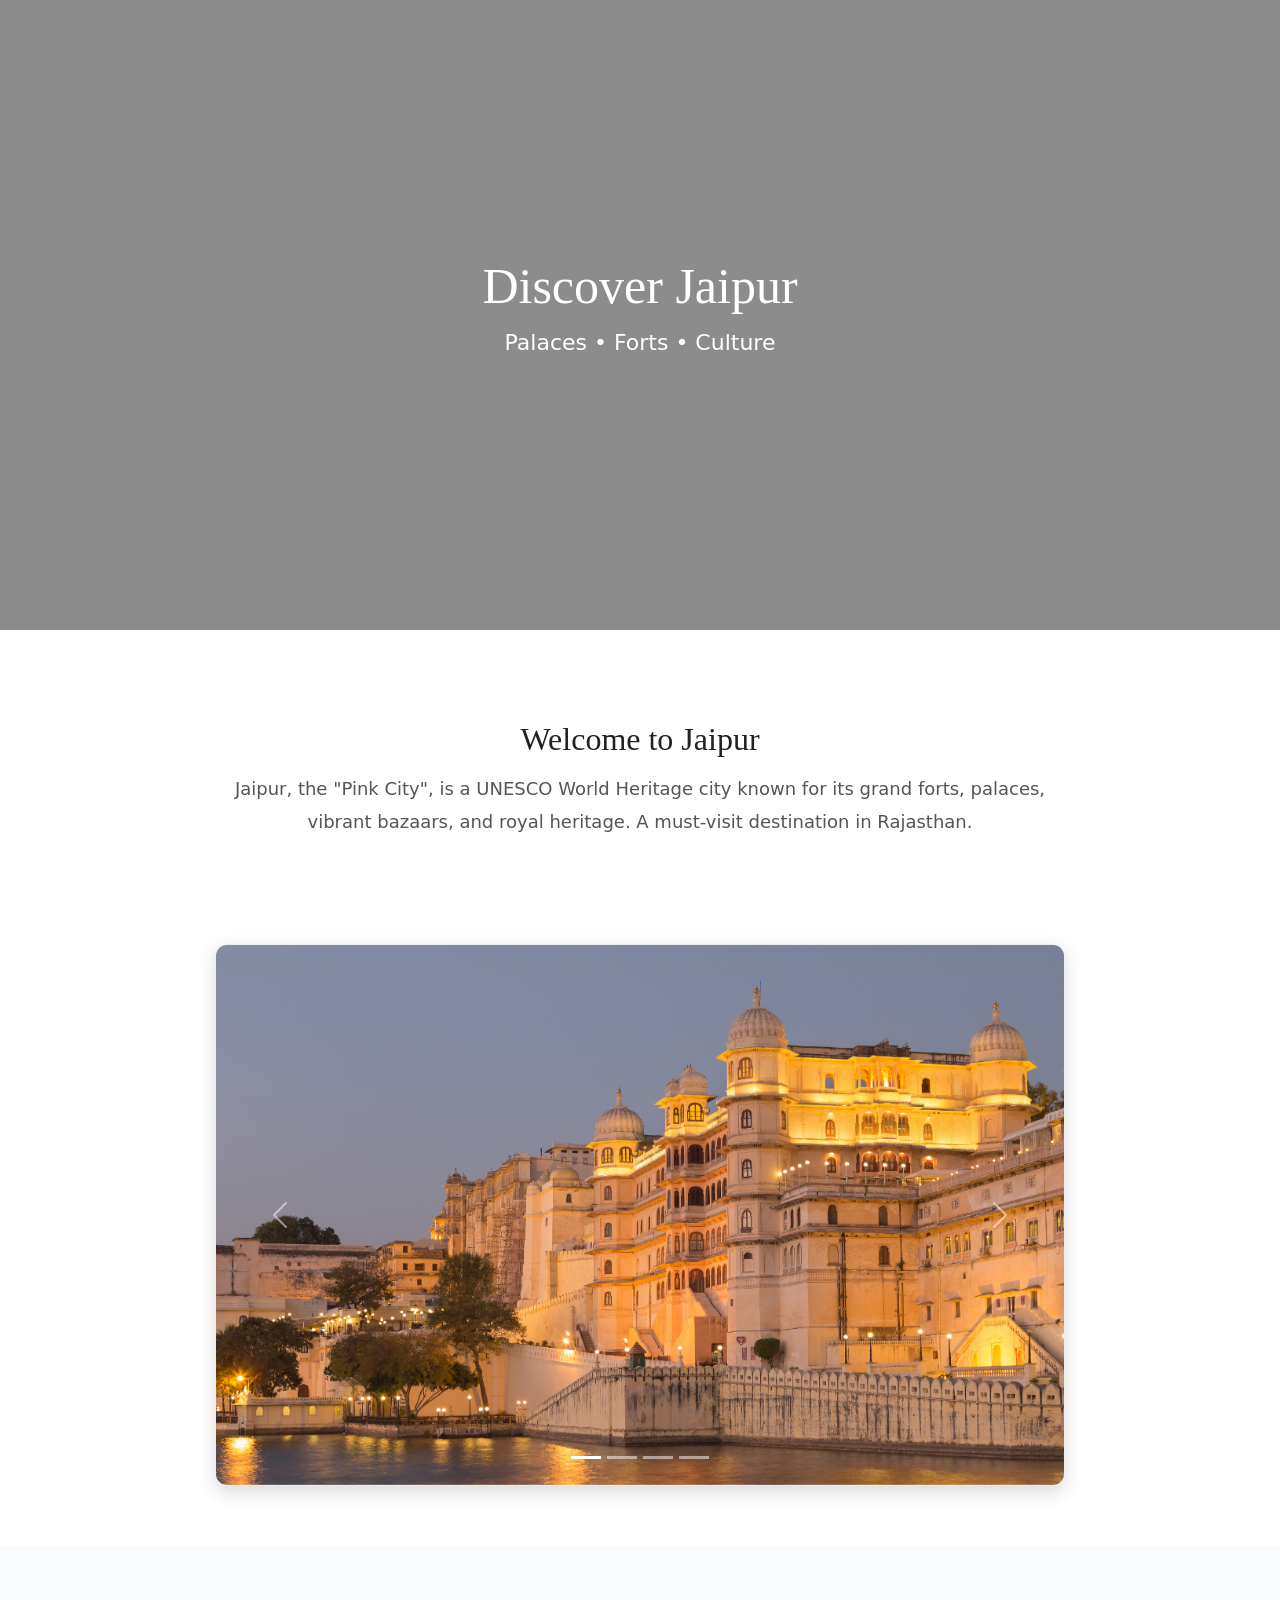
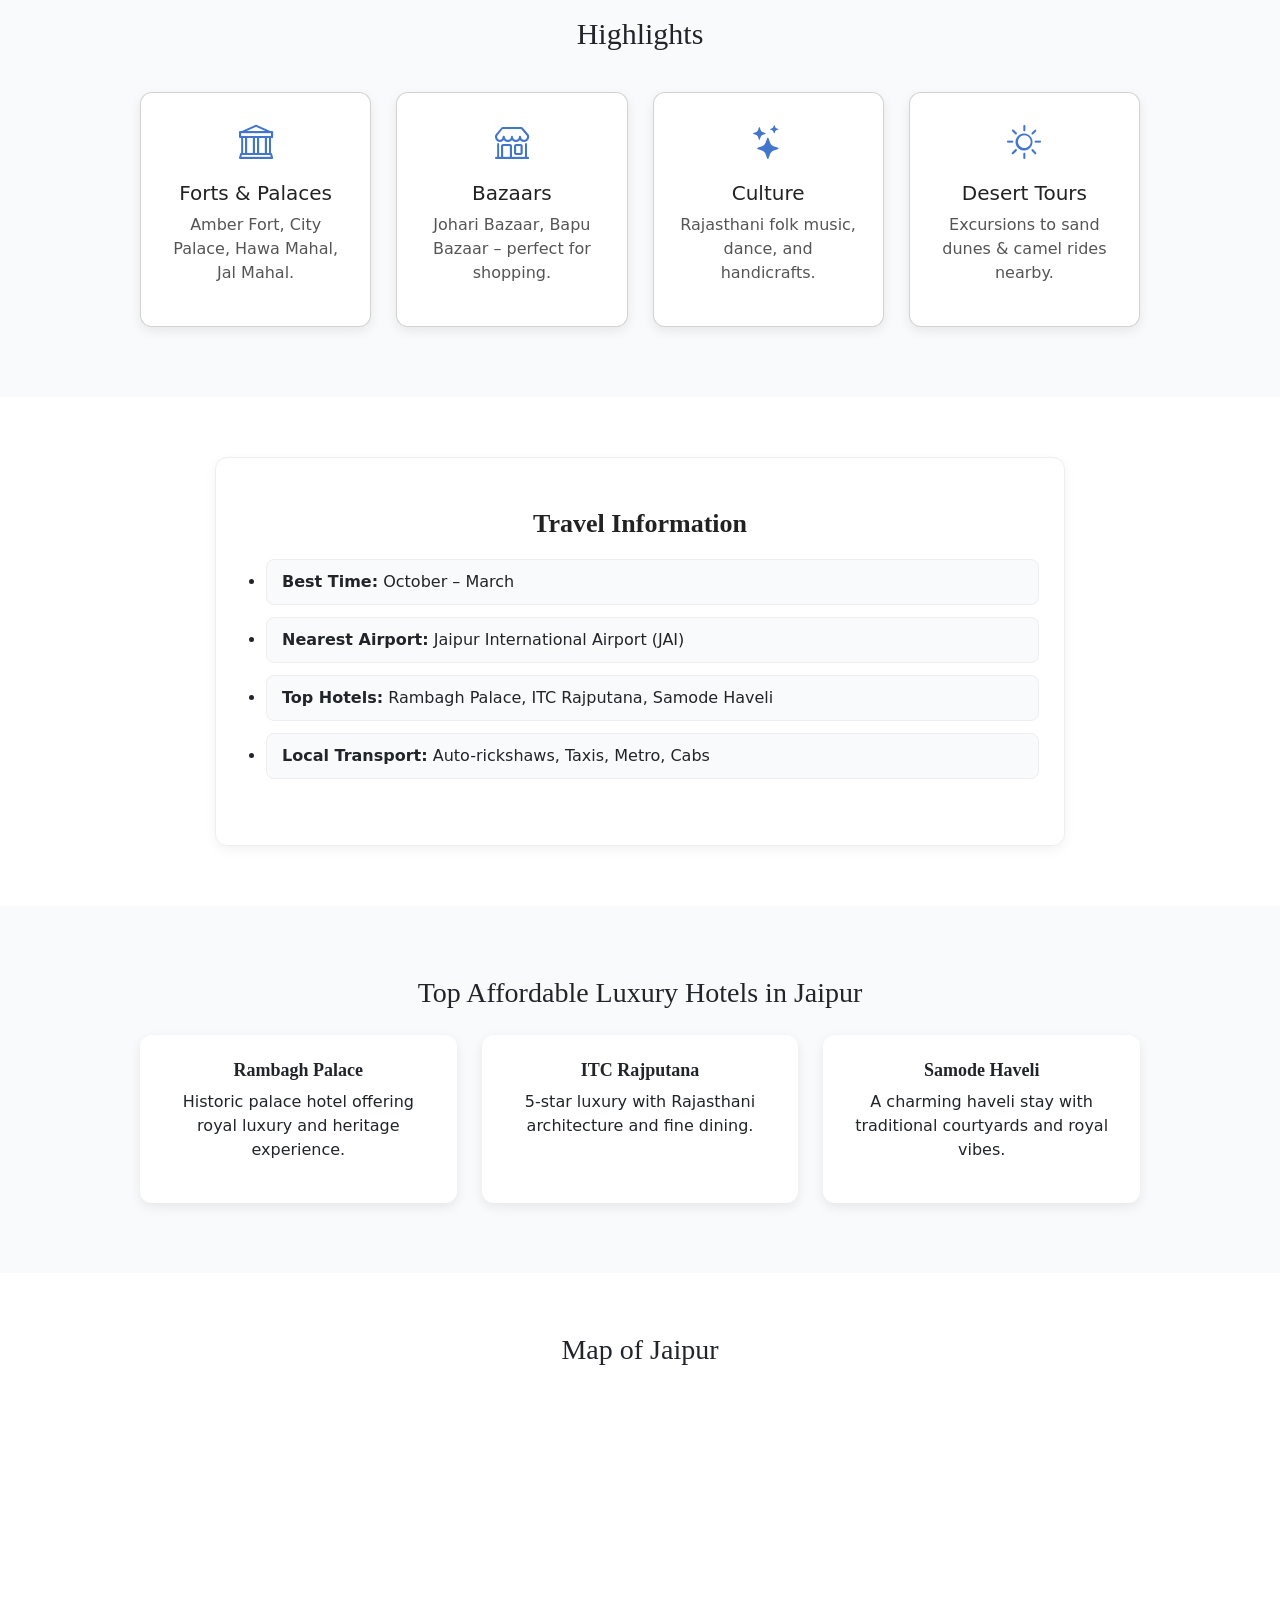
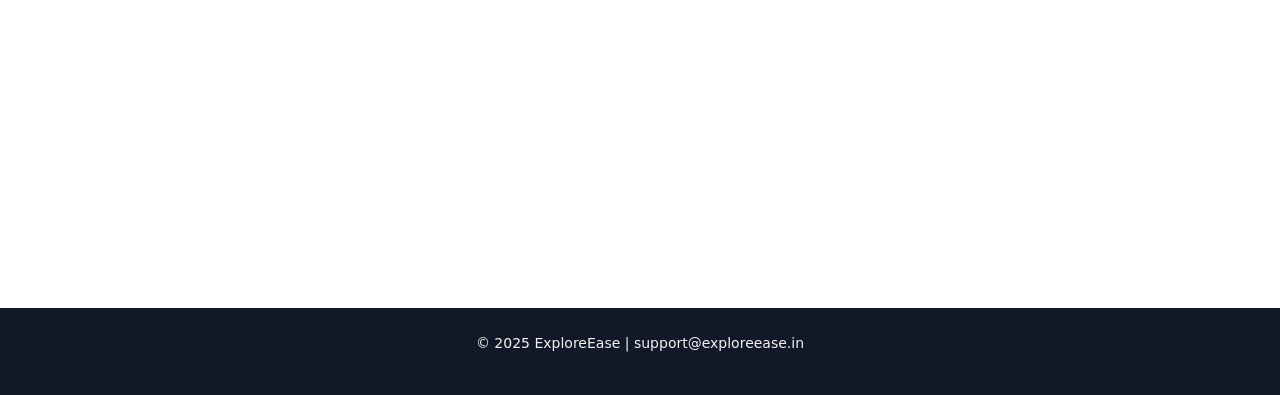
<file: jaipur.html>
<!DOCTYPE html>
<html lang="en">
<head>
  <meta charset="UTF-8">
  <meta name="viewport" content="width=device-width, initial-scale=1.0">
  <title>Jaipur – ExploreEase</title>
  <link rel="stylesheet" href="jaipur.css">
  <link href="https://cdn.jsdelivr.net/npm/bootstrap-icons@1.10.5/font/bootstrap-icons.css" rel="stylesheet">
  <link href="https://fonts.googleapis.com/css2?family=Inter:wght@400;500&family=Playfair+Display:wght@600&display=swap" rel="stylesheet">
   <link href="https://cdn.jsdelivr.net/npm/bootstrap@5.3.3/dist/css/bootstrap.min.css" rel="stylesheet">

  <!-- Bootstrap CSS -->


</head>
<script src="https://cdn.jsdelivr.net/npm/bootstrap@5.3.3/dist/js/bootstrap.bundle.min.js"></script>

<body>

  <!-- Hero -->
  <header class="hero">
    <video autoplay muted loop playsinline class="hero-video">
      <source src="images/Orange Jaipur Travel Vlog YouTube Thumbnail.mp4" type="video/mp4">
    </video>
    <div class="hero-overlay">
      <h1>Discover Jaipur</h1>
      <p>Palaces • Forts • Culture</p>
    </div>
  </header>

  <!-- Intro -->
  <section class="intro">
    <h2>Welcome to Jaipur</h2>
    <p>
      Jaipur, the "Pink City", is a UNESCO World Heritage city known for its grand forts, palaces, vibrant bazaars, 
      and royal heritage. A must-visit destination in Rajasthan.
    </p>
  </section>

 <!-- Jaipur Carousel -->
<section class="carousel-section">
 
  <div id="jaipurCarousel" class="carousel slide" data-bs-ride="carousel">
    
    <!-- Indicators -->
    <div class="carousel-indicators">
      <button type="button" data-bs-target="#jaipurCarousel" data-bs-slide-to="0" class="active"></button>
      <button type="button" data-bs-target="#jaipurCarousel" data-bs-slide-to="1"></button>
      <button type="button" data-bs-target="#jaipurCarousel" data-bs-slide-to="2"></button>
      <button type="button" data-bs-target="#jaipurCarousel" data-bs-slide-to="3"></button>
    </div>

    <!-- Slides -->
    <div class="carousel-inner">
      <div class="carousel-item active">
        <img src="images/jaipur2.png" class="d-block w-100" alt="Hawa Mahal Jaipur">
        <div class="carousel-caption d-none d-md-block">
         
        </div>
      </div>

      <div class="carousel-item">
        <img src="images/jaipur2 (1).png" class="d-block w-100" alt="Amber Fort Jaipur">
        <div class="carousel-caption d-none d-md-block">
         
        </div>
      </div>

      <div class="carousel-item">
        <img src="images/jaipur2 (2).png" class="d-block w-100" alt="City Palace Jaipur">
        <div class="carousel-caption d-none d-md-block">
          
        </div>
      </div>

      <div class="carousel-item">
        <img src="images/jaipur2 (4).png" class="d-block w-100" alt="Jal Mahal Jaipur">
        <div class="carousel-caption d-none d-md-block">
         
        </div>
      </div>
    </div>

    <!-- Controls -->
    <button class="carousel-control-prev" type="button" data-bs-target="#jaipurCarousel" data-bs-slide="prev">
      <span class="carousel-control-prev-icon"></span>
    </button>
    <button class="carousel-control-next" type="button" data-bs-target="#jaipurCarousel" data-bs-slide="next">
      <span class="carousel-control-next-icon"></span>
    </button>
  </div>
</section>

  <!-- Highlights -->
  <section class="highlights">
    <h2>Highlights</h2>
    <div class="cards">
      <div class="card"><i class="bi bi-bank"></i><h3>Forts & Palaces</h3><p>Amber Fort, City Palace, Hawa Mahal, Jal Mahal.</p></div>
      <div class="card"><i class="bi bi-shop"></i><h3>Bazaars</h3><p>Johari Bazaar, Bapu Bazaar – perfect for shopping.</p></div>
      <div class="card"><i class="bi bi-stars"></i><h3>Culture</h3><p>Rajasthani folk music, dance, and handicrafts.</p></div>
      <div class="card"><i class="bi bi-sun"></i><h3>Desert Tours</h3><p>Excursions to sand dunes & camel rides nearby.</p></div>
    </div>
  </section>

  <!-- Travel Info -->
  <section class="travel-info">
    <h2>Travel Information</h2>
    <ul>
      <li><strong>Best Time:</strong> October – March</li>
      <li><strong>Nearest Airport:</strong> Jaipur International Airport (JAI)</li>
      <li><strong>Top Hotels:</strong> Rambagh Palace, ITC Rajputana, Samode Haveli</li>
      <li><strong>Local Transport:</strong> Auto-rickshaws, Taxis, Metro, Cabs</li>
    </ul>
  </section>

  <!-- Hotels -->
  <section class="hotels">
    <h2>Top Affordable Luxury Hotels in Jaipur</h2>
    <div class="hotel-list">
      <div class="hotel-card"><a href="jaipurh.html"><h3><b>Rambagh Palace</b></h3><p>Historic palace hotel offering royal luxury and heritage experience.</p></a></div>
      <div class="hotel-card"><a href="itc.html"><h3><b>ITC Rajputana</b></h3><p>5-star luxury with Rajasthani architecture and fine dining.</p></a></div>
      <div class="hotel-card"><a href="samode.html"><h3><b>Samode Haveli</b></h3><p>A charming haveli stay with traditional courtyards and royal vibes.</p></a></div>
    </div>
  </section>

  <!-- Map -->
  <section class="map">
    <h2>Map of Jaipur</h2>
    <div class="map-container">
      <a href="https://www.google.com/maps/place/Jaipur/" target="_blank">
        <iframe src="https://www.google.com/maps/embed?...jaipur-map..."
          width="100%" height="400" style="border:0; pointer-events:none;" allowfullscreen loading="lazy"></iframe>
      </a>
    </div>
  </section>

  <!-- Footer -->
  <footer>
    <p>© 2025 ExploreEase | support@exploreease.in</p>
  </footer>

</body>
</html>
</file>
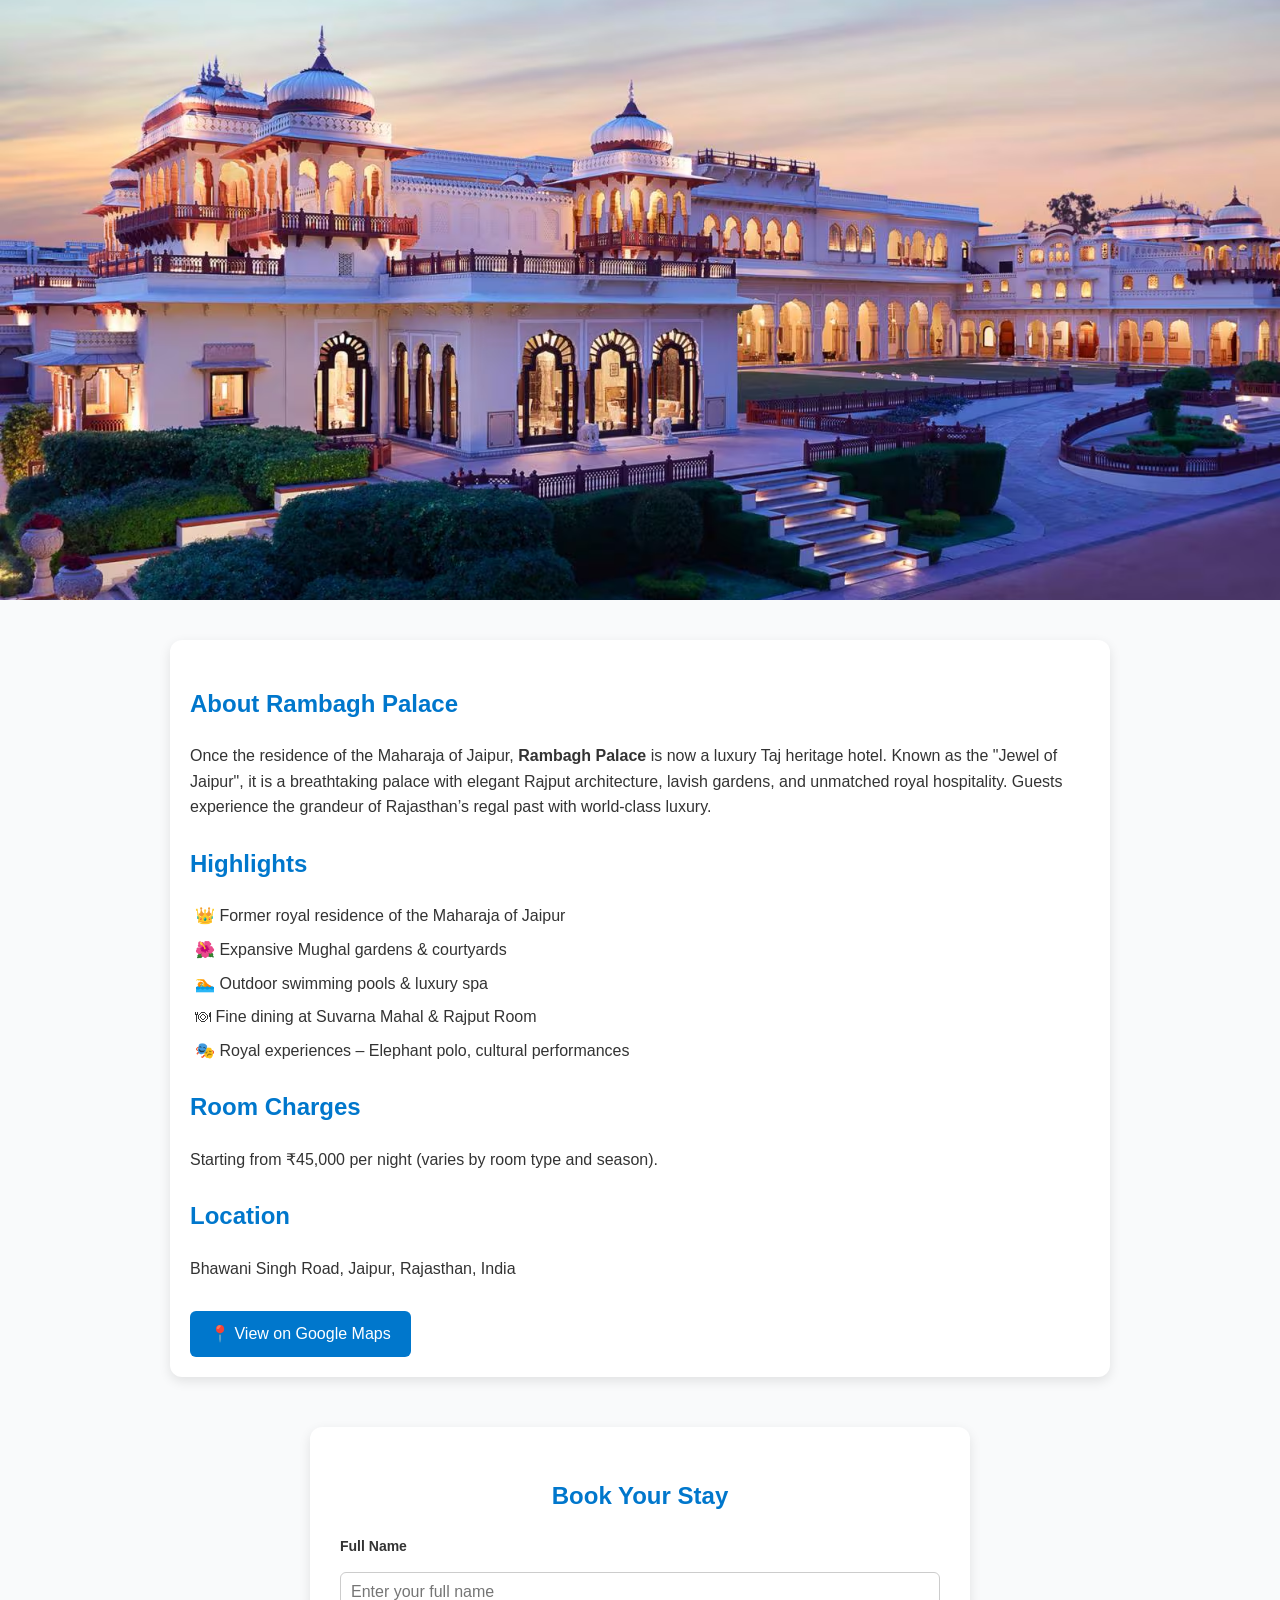
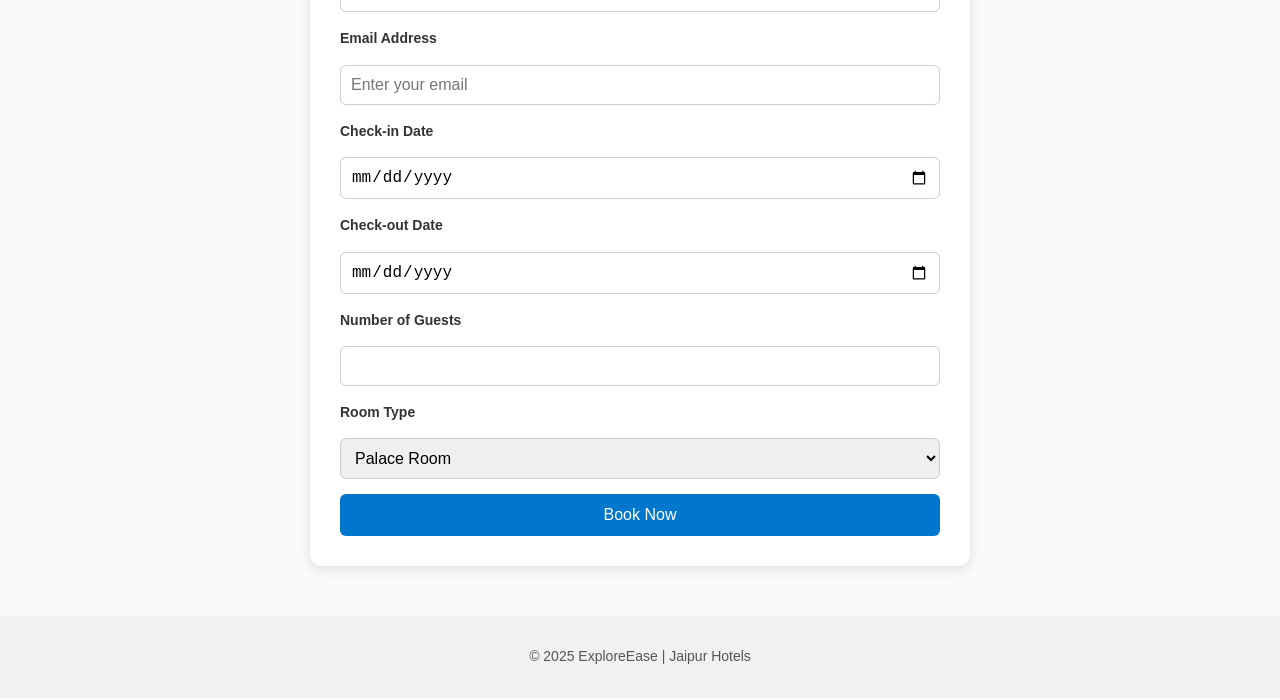
<file: jaipurh.html>
<!DOCTYPE html>
<html lang="en">
<head>
  <meta charset="UTF-8">
  <meta name="viewport" content="width=device-width, initial-scale=1.0">
  <title>Rambagh Palace – Jaipur</title>
  <link rel="stylesheet" href="jaipurh.css">
</head>
<body>

  <!-- Hero Image -->
  <section class="hotel-hero">
    <img src="images/rambaugh.avif" alt="Rambagh Palace Jaipur">
  </section>

  <!-- Details Section -->
  <section class="hotel-details">
    <h2>About Rambagh Palace</h2>
    <p>
      Once the residence of the Maharaja of Jaipur, <strong>Rambagh Palace</strong> is now a luxury Taj heritage hotel. 
      Known as the "Jewel of Jaipur", it is a breathtaking palace with elegant Rajput architecture, lavish gardens, and unmatched royal hospitality. 
      Guests experience the grandeur of Rajasthan’s regal past with world-class luxury.
    </p>

    <h2>Highlights</h2>
    <ul>
      <li>👑 Former royal residence of the Maharaja of Jaipur</li>
      <li>🌺 Expansive Mughal gardens & courtyards</li>
      <li>🏊 Outdoor swimming pools & luxury spa</li>
      <li>🍽 Fine dining at Suvarna Mahal & Rajput Room</li>
      <li>🎭 Royal experiences – Elephant polo, cultural performances</li>
    </ul>

    <h2>Room Charges</h2>
    <p>Starting from ₹45,000 per night (varies by room type and season).</p>

    <h2>Location</h2>
    <p>Bhawani Singh Road, Jaipur, Rajasthan, India</p>
    <a href="https://goo.gl/maps/xvXo1sQXgN82" target="_blank" class="map-btn">📍 View on Google Maps</a>
  </section>

  <!-- Booking Form Section -->
  <section class="booking-form">
    <h2>Book Your Stay</h2>
    <form id="bookingForm">
      <label for="name">Full Name</label>
      <input type="text" id="name" name="name" placeholder="Enter your full name" required>

      <label for="email">Email Address</label>
      <input type="email" id="email" name="email" placeholder="Enter your email" required>

      <label for="checkin">Check-in Date</label>
      <input type="date" id="checkin" name="checkin" required>

      <label for="checkout">Check-out Date</label>
      <input type="date" id="checkout" name="checkout" required>

      <label for="guests">Number of Guests</label>
      <input type="number" id="guests" name="guests" min="1" max="10" required>

      <label for="room">Room Type</label>
      <select id="room" name="room">
        <option value="palace-room">Palace Room</option>
        <option value="historic-suite">Historic Suite</option>
        <option value="royal-suite">Royal Suite</option>
        <option value="grand-suite">Grand Presidential Suite</option>
      </select>

      <button type="submit" class="book-btn">Book Now</button>
    </form>
  </section>

  <!-- Footer -->
  <footer class="hotel-footer">
    <p>© 2025 ExploreEase | Jaipur Hotels</p>
  </footer>

  <!-- JavaScript -->
  <script>
    document.getElementById("bookingForm").addEventListener("submit", function(event) {
      event.preventDefault(); // prevent page refresh
      const name = document.getElementById("name").value;
      const room = document.getElementById("room").value;
      alert("Thank you " + name + "! 🎉 Your booking request for a " + room + " at Rambagh Palace has been received.");
    });
  </script>

</body>
</html>
</file>
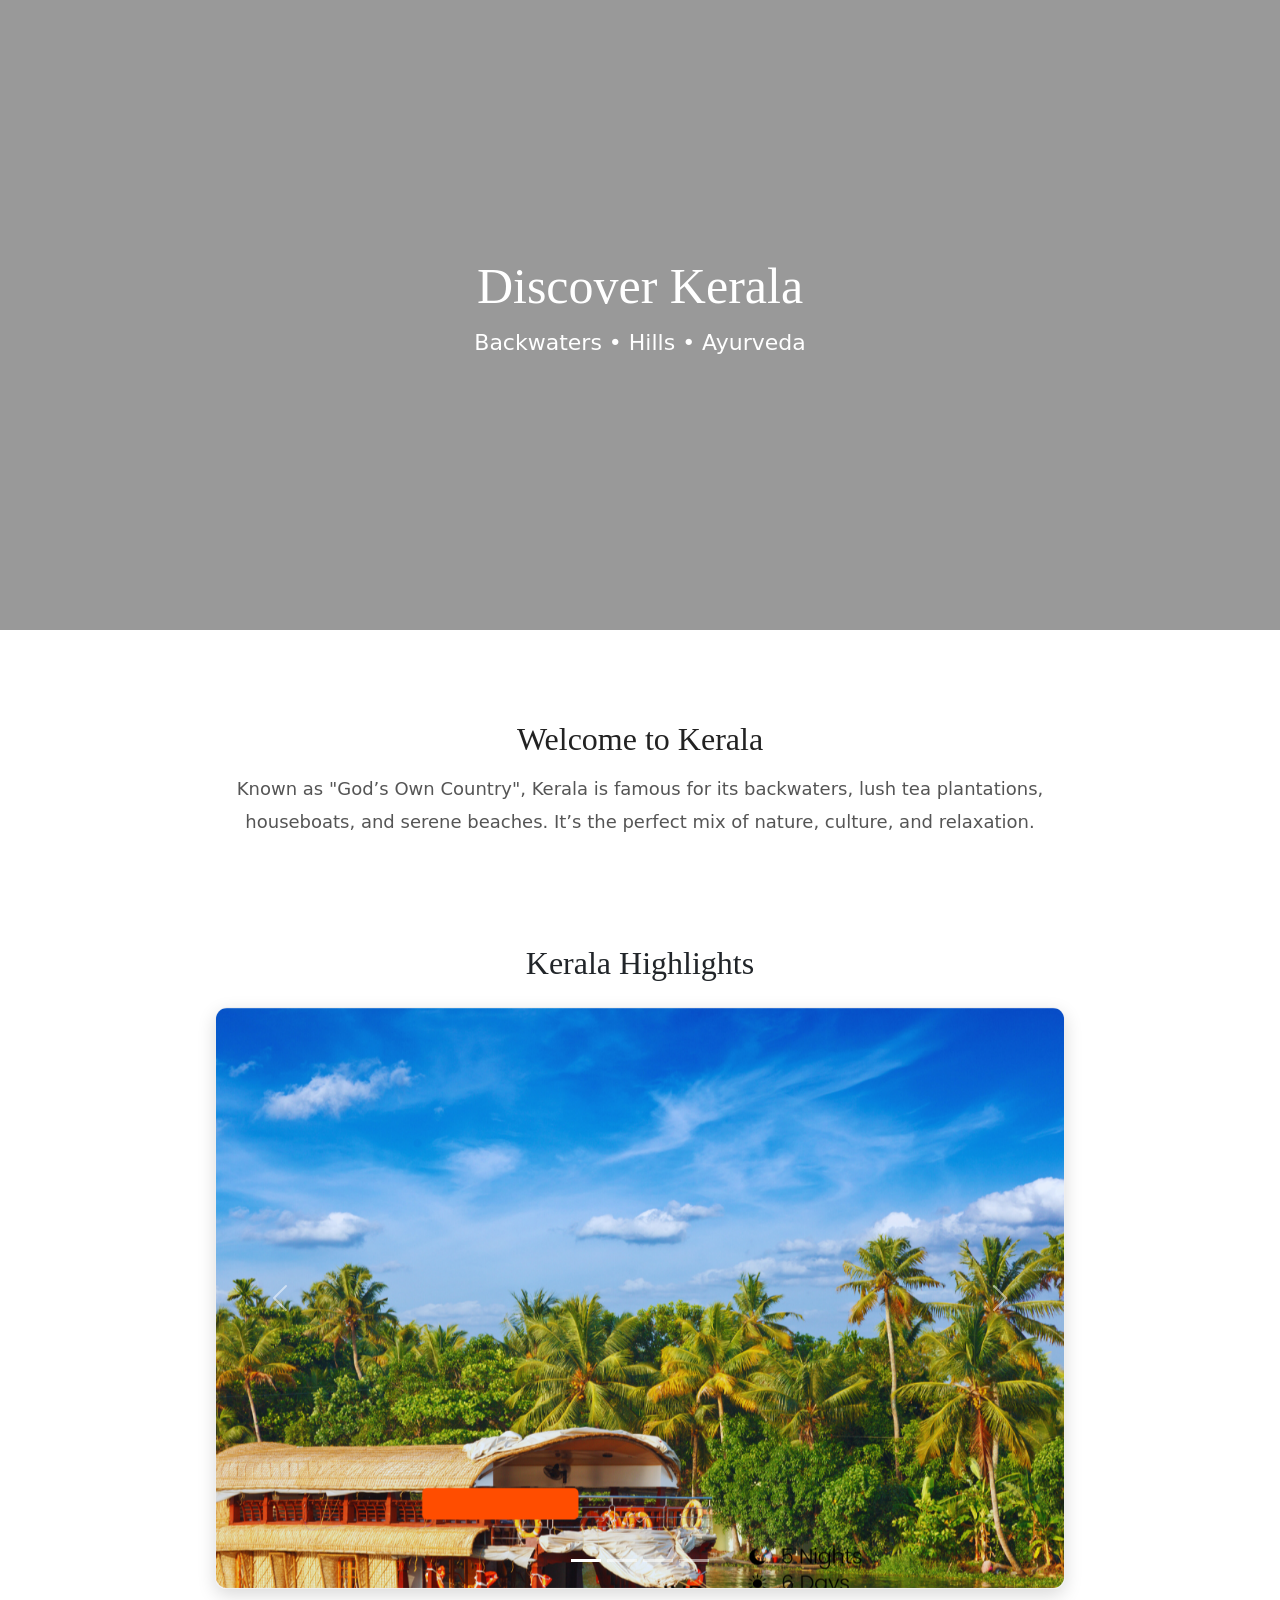
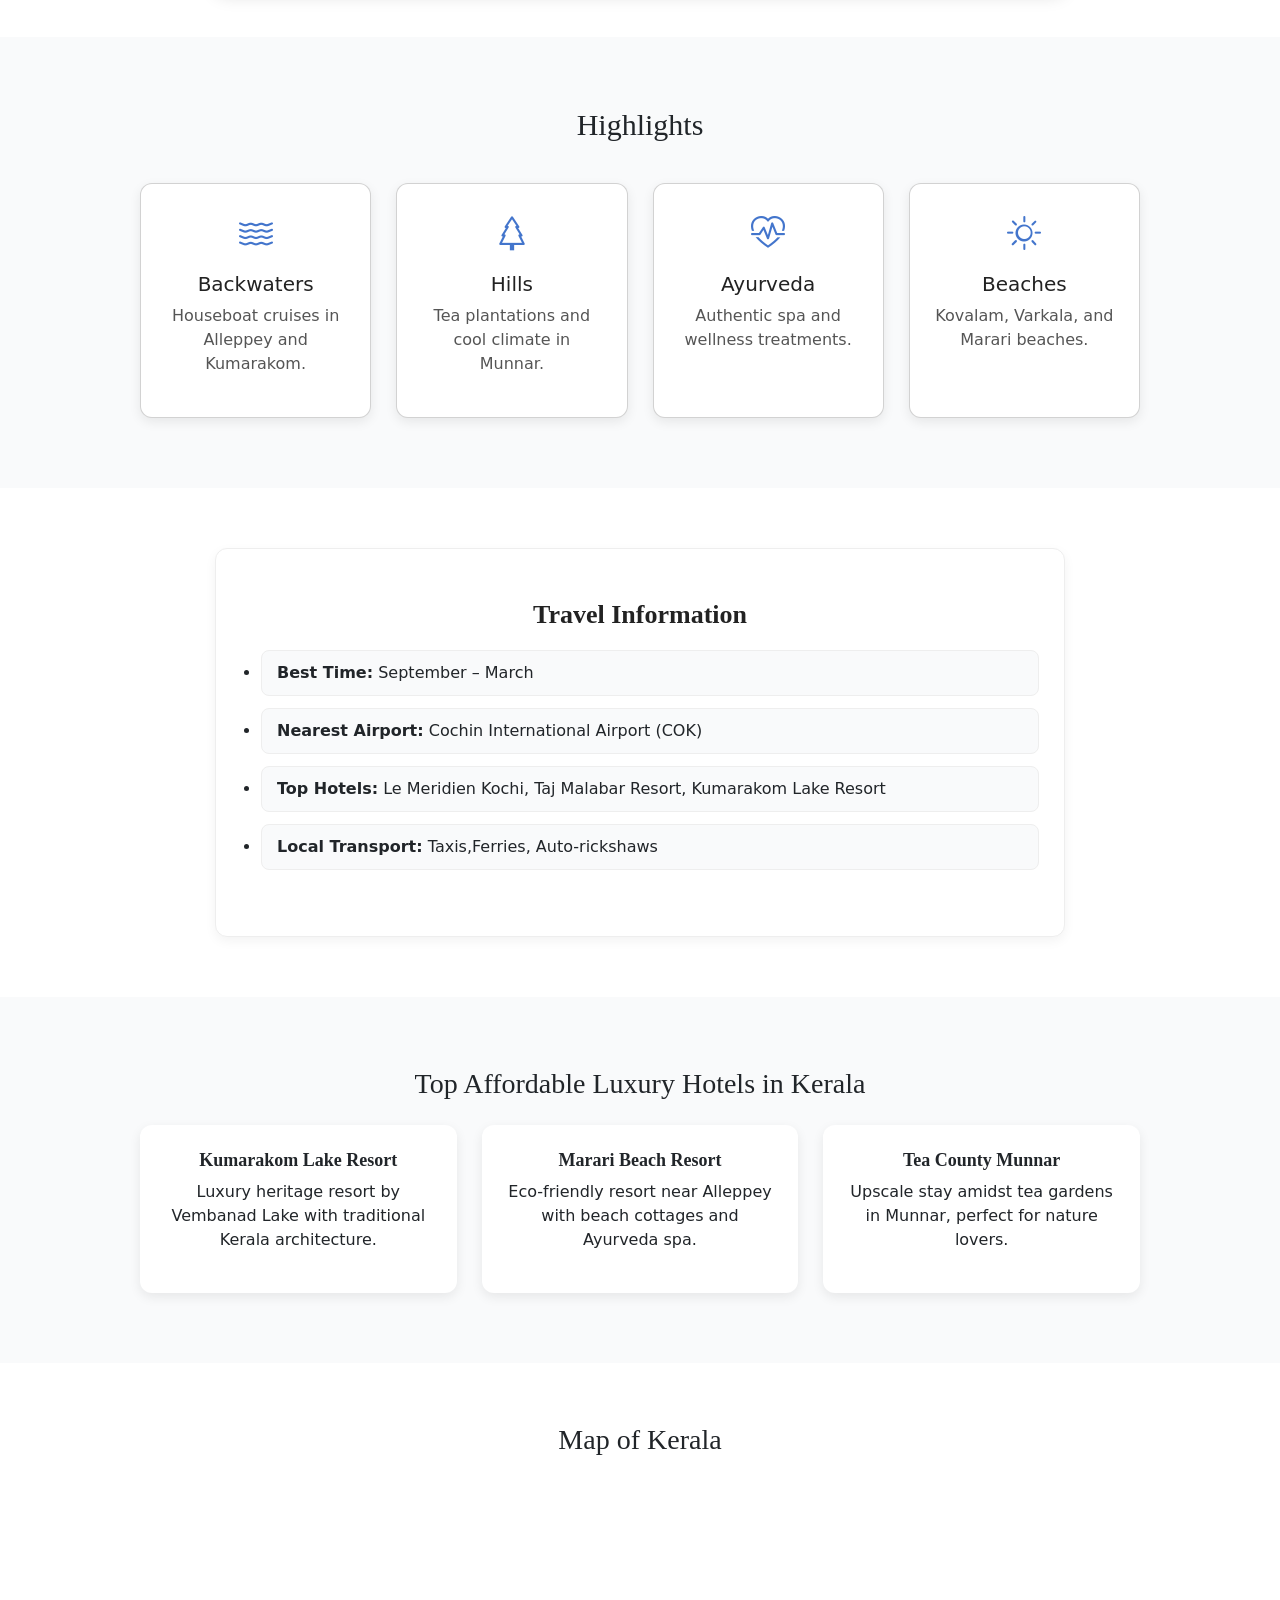
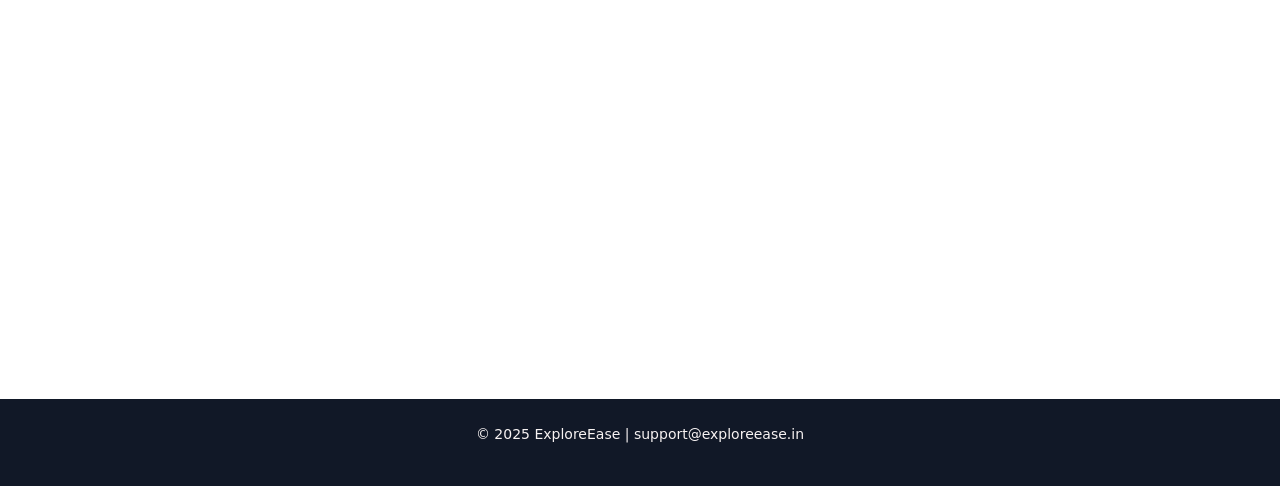
<file: kerala.html>
<!DOCTYPE html>
<html lang="en">
<head>
  <meta charset="UTF-8">
  <meta name="viewport" content="width=device-width, initial-scale=1.0">
  <title>Kerala – ExploreEase</title>
  <link rel="stylesheet" href="kerala.css">
  <link href="https://cdn.jsdelivr.net/npm/bootstrap-icons@1.10.5/font/bootstrap-icons.css" rel="stylesheet">
  <link href="https://fonts.googleapis.com/css2?family=Inter:wght@400;500&family=Playfair+Display:wght@600&display=swap" rel="stylesheet">
  <link href="https://cdn.jsdelivr.net/npm/bootstrap@5.3.3/dist/css/bootstrap.min.css" rel="stylesheet">

  <!-- Bootstrap CSS -->


</head>
<script src="https://cdn.jsdelivr.net/npm/bootstrap@5.3.3/dist/js/bootstrap.bundle.min.js"></script>

<body>

  <!-- Hero Section -->
  <header class="hero">
    <video autoplay muted loop playsinline class="hero-video">
      <source src="images/keralaaaaaaa.mp4 (1).mp4" type="video/mp4">
    </video>
    <div class="hero-overlay">
      <h1>Discover Kerala</h1>
      <p>Backwaters • Hills • Ayurveda</p>
    </div>
  </header>

  <!-- Intro -->
  <section class="intro">
    <h2>Welcome to Kerala</h2>
    <p>
      Known as "God’s Own Country", Kerala is famous for its backwaters, lush tea plantations, houseboats, and serene beaches. 
      It’s the perfect mix of nature, culture, and relaxation.
    </p>
  </section>

  <!-- Carousel -->
<section class="container my-5">
  <h2 class="text-center mb-4">Kerala Highlights</h2>
  <div id="keralaCarousel" class="carousel slide" data-bs-ride="carousel" data-bs-interval="4000" data-bs-pause="hover">
    
    <!-- Indicators (dots) -->
    <div class="carousel-indicators">
      <button type="button" data-bs-target="#keralaCarousel" data-bs-slide-to="0" class="active"></button>
      <button type="button" data-bs-target="#keralaCarousel" data-bs-slide-to="1"></button>
      <button type="button" data-bs-target="#keralaCarousel" data-bs-slide-to="2"></button>
      <button type="button" data-bs-target="#keralaCarousel" data-bs-slide-to="3"></button>
    </div>

    <!-- Slides -->
    <div class="carousel-inner">

      <div class="carousel-item active">
        <img src="images/kerala1 (1).png" class="d-block w-100" alt="Houseboat in Alleppey">
        <div class="carousel-caption d-none d-md-block">
          
        </div>
      </div>

      <div class="carousel-item">
        <img src="images/kerala1 (3).png" class="d-block w-100" alt="Tea Plantations in Munnar">
        <div class="carousel-caption d-none d-md-block">
         
        </div>
      </div>

      <div class="carousel-item">
        <img src="images/kerala2.png" class="d-block w-100" alt="Kathakali Dance">
        <div class="carousel-caption d-none d-md-block">
         
        </div>
      </div>

      <div class="carousel-item">
        <img src="images/kerala4.png" class="d-block w-100" alt="Backwater Cruise">
        <div class="carousel-caption d-none d-md-block">
          
        </div>
      </div>

    </div>

    <!-- Controls -->
    <button class="carousel-control-prev" type="button" data-bs-target="#keralaCarousel" data-bs-slide="prev">
      <span class="carousel-control-prev-icon"></span>
    </button>
    <button class="carousel-control-next" type="button" data-bs-target="#keralaCarousel" data-bs-slide="next">
      <span class="carousel-control-next-icon"></span>
    </button>
  </div>
</section>

  <!-- Highlights -->
  <section class="highlights">
    <h2>Highlights</h2>
    <div class="cards">
      <div class="card"><i class="bi bi-water"></i><h3>Backwaters</h3><p>Houseboat cruises in Alleppey and Kumarakom.</p></div>
      <div class="card"><i class="bi bi-tree"></i><h3>Hills</h3><p>Tea plantations and cool climate in Munnar.</p></div>
      <div class="card"><i class="bi bi-heart-pulse"></i><h3>Ayurveda</h3><p>Authentic spa and wellness treatments.</p></div>
      <div class="card"><i class="bi bi-brightness-high"></i><h3>Beaches</h3><p>Kovalam, Varkala, and Marari beaches.</p></div>
    </div>
  </section>

  <!-- Travel Info -->
  <section class="travel-info">
    <h2>Travel Information</h2>
    <ul>
      <li><strong>Best Time:</strong> September – March</li>
      <li><strong>Nearest Airport:</strong> Cochin International Airport (COK)</li>
      <li><strong>Top Hotels:</strong> Le Meridien Kochi, Taj Malabar Resort, Kumarakom Lake Resort</li>
      <li><strong>Local Transport:</strong> Taxis,Ferries, Auto-rickshaws</li>
    </ul>
  </section>

  <!-- Hotels -->
  <section class="hotels">
    <h2>Top Affordable Luxury Hotels in Kerala</h2>
    <div class="hotel-list">
      <div class="hotel-card"><a href="keralahotel.html" class="hotel-link"><h3><b>Kumarakom Lake Resort</h3></b><p>Luxury heritage resort by Vembanad Lake with traditional Kerala architecture.</p></a></div>
      <div class="hotel-card"><a href="marari.html" class="hotel-link"><h3><b>Marari Beach Resort</h3></b><p>Eco-friendly resort near Alleppey with beach cottages and Ayurveda spa.</p></a></div>
      <div class="hotel-card"><a href="munnar.html" class="hotel-link"><h3><b>Tea County Munnar</h3></b><p>Upscale stay amidst tea gardens in Munnar, perfect for nature lovers.</p></a></div>
    </div>
  </section>

  <!-- Map Section -->
<section class="map">
  <h2>Map of Kerala</h2>
  <div class="map-container">
    <a href="https://www.google.com/maps/place/Kerala/" target="_blank" title="View on Google Maps">
      <iframe 
        src="https://www.google.com/maps/embed?pb=!1m18!1m12!1m3!1d4028247.0422439123!2d74.0473077!3d10.8505157!2m3!1f0!2f0!3f0!3m2!1i1024!2i768!4f13.1!3m3!1m2!1s0x3b05bcd0bb0bb8d1%3A0xb7b4a42c5aef28e!2sKerala!5e0!3m2!1sen!2sin!4v1695644444444!5m2!1sen!2sin" 
        width="100%" 
        height="400" 
        style="border:0; pointer-events: none;" 
        allowfullscreen 
        loading="lazy">
      </iframe>
    </a>
  </div>
</section>

  <!-- Footer -->
  <footer>
    <p>© 2025 ExploreEase | support@exploreease.in</p>
  </footer>

</body>
</html>
</file>
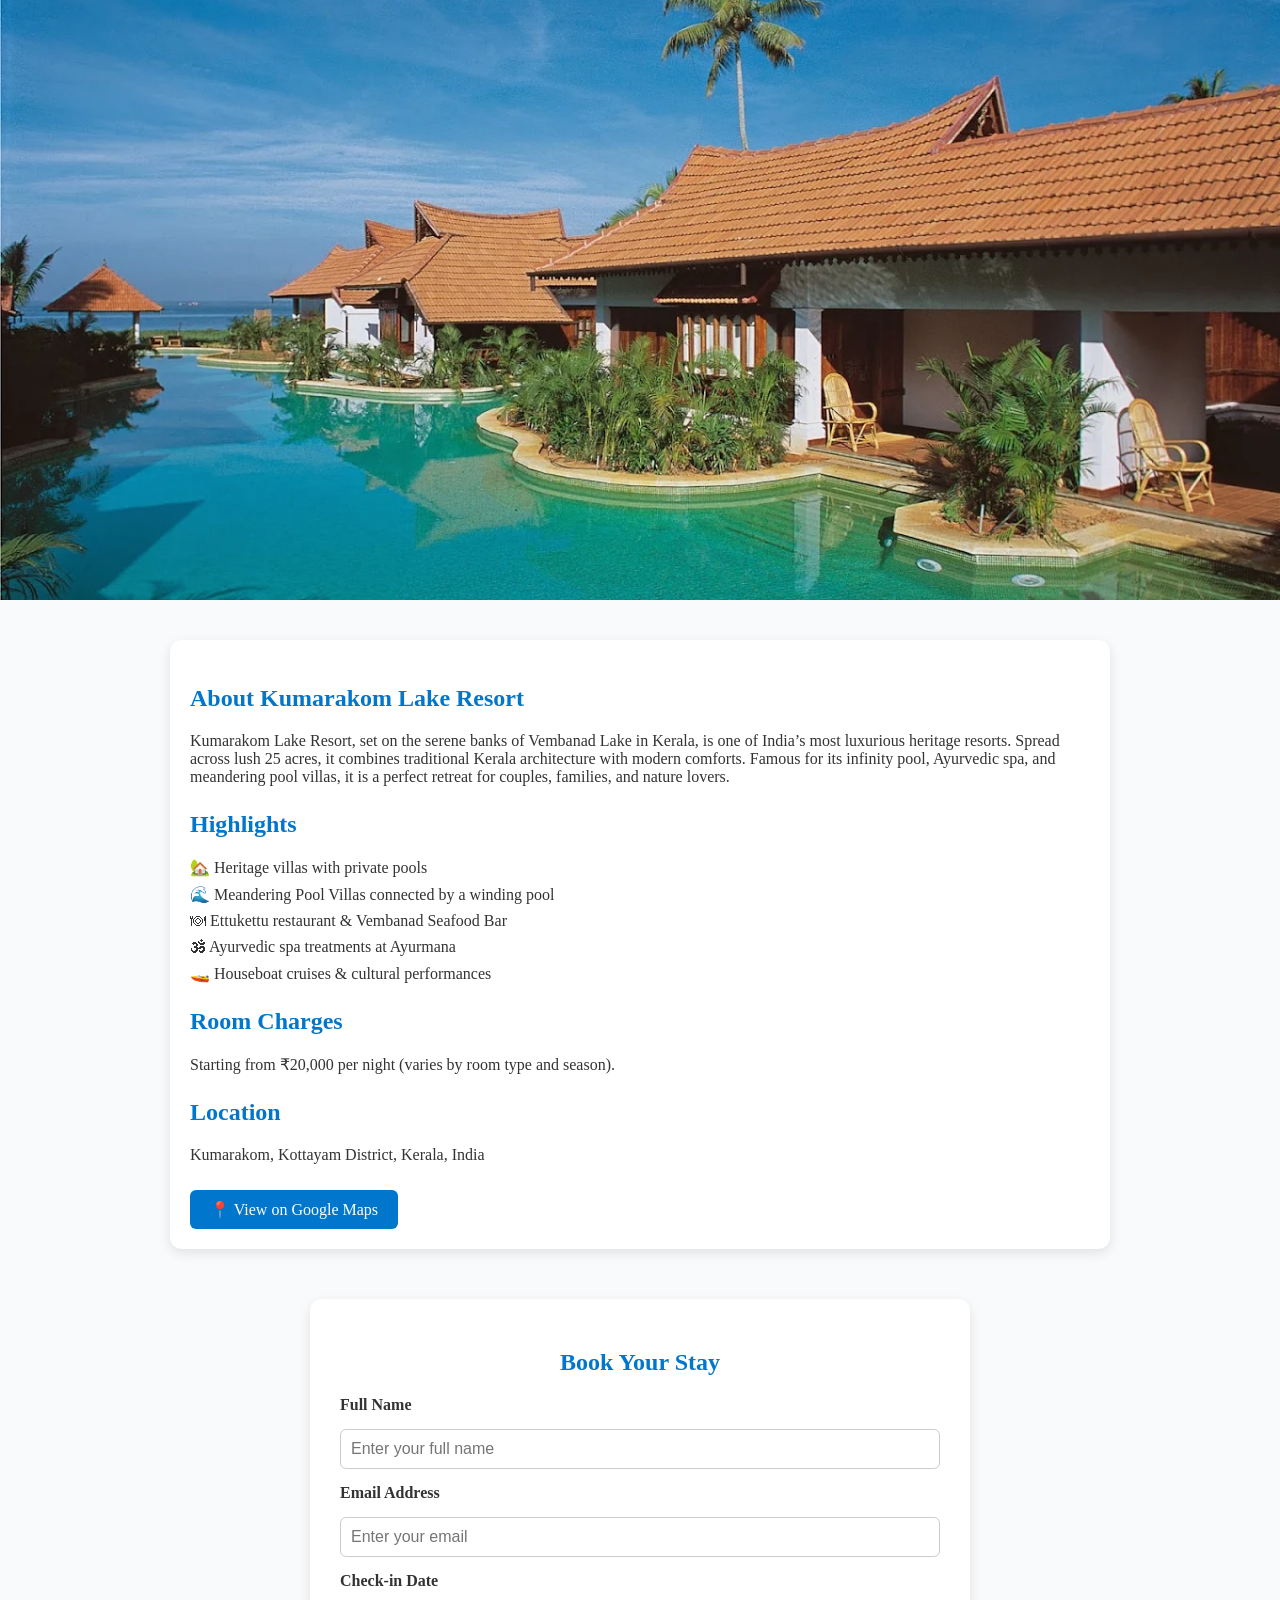
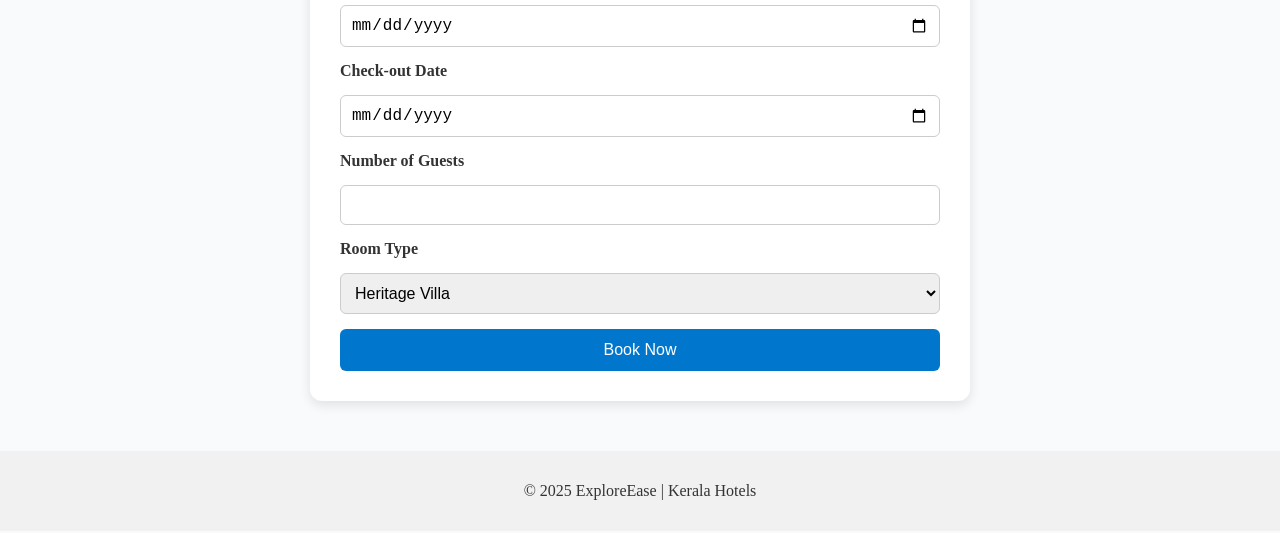
<file: keralahotel.html>
<!DOCTYPE html>
<html lang="en">
<head>
  <meta charset="UTF-8">
  <meta name="viewport" content="width=device-width, initial-scale=1.0">
  <title>Kumarakom Lake Resort – Kerala</title>
  <link rel="stylesheet" href="hotel.css">
</head>
<body>

  <!-- Hero Image -->
  <section class="hotel-hero">
    <img src="images/2020-11-06.webp" alt="Kumarakom Lake Resort Kerala">
  </section>

  <!-- Details Section -->
  <section class="hotel-details">
    <h2>About Kumarakom Lake Resort</h2>
    <p>
      Kumarakom Lake Resort, set on the serene banks of Vembanad Lake in Kerala, is one of India’s most luxurious heritage resorts. 
      Spread across lush 25 acres, it combines traditional Kerala architecture with modern comforts. 
      Famous for its infinity pool, Ayurvedic spa, and meandering pool villas, it is a perfect retreat for couples, families, and nature lovers.
    </p>

    <h2>Highlights</h2>
    <ul>
      <li>🏡 Heritage villas with private pools</li>
      <li>🌊 Meandering Pool Villas connected by a winding pool</li>
      <li>🍽 Ettukettu restaurant & Vembanad Seafood Bar</li>
      <li>🕉 Ayurvedic spa treatments at Ayurmana</li>
      <li>🚤 Houseboat cruises & cultural performances</li>
    </ul>

    <h2>Room Charges</h2>
    <p>Starting from ₹20,000 per night (varies by room type and season).</p>

    <h2>Location</h2>
    <p>Kumarakom, Kottayam District, Kerala, India</p>
    <a href="https://goo.gl/maps/7NvoYHyL1rS6e5Dy8" target="_blank" class="map-btn">📍 View on Google Maps</a>
  </section>

  <!-- Booking Form Section -->
  <section class="booking-form">
    <h2>Book Your Stay</h2>
    <form id="bookingForm">
      <label for="name">Full Name</label>
      <input type="text" id="name" name="name" placeholder="Enter your full name" required>

      <label for="email">Email Address</label>
      <input type="email" id="email" name="email" placeholder="Enter your email" required>

      <label for="checkin">Check-in Date</label>
      <input type="date" id="checkin" name="checkin" required>

      <label for="checkout">Check-out Date</label>
      <input type="date" id="checkout" name="checkout" required>

      <label for="guests">Number of Guests</label>
      <input type="number" id="guests" name="guests" min="1" max="10" required>

      <label for="room">Room Type</label>
      <select id="room" name="room">
        <option value="heritage">Heritage Villa</option>
        <option value="pool">Meandering Pool Villa</option>
        <option value="lakeview">Lake View Villa</option>
        <option value="presidential">Presidential Suite</option>
      </select>

      <button type="submit" class="book-btn">Book Now</button>
    </form>
  </section>

  <!-- Footer -->
  <footer class="hotel-footer">
    <p>© 2025 ExploreEase | Kerala Hotels</p>
  </footer>

  <!-- JavaScript -->
  <script>
    document.getElementById("bookingForm").addEventListener("submit", function(event) {
      event.preventDefault(); // prevent page refresh
      const name = document.getElementById("name").value;
      const room = document.getElementById("room").value;
      alert("Thank you " + name + "! 🎉 Your booking request for a " + room + " at Kumarakom Lake Resort has been received.");
    });
  </script>

</body>
</html>
</file>
<file: style.css>
body {
  margin: 0;
  font-family: 'Georgia', serif;
  background: #f4f6f8;
  color: #333;
}


/*--Nav--*/
.navbar {
  display: flex;
  justify-content: space-between;
  align-items: center;
  background: #fff;
  padding: 15px 50px;
  box-shadow: 0 2px 6px rgba(0, 0, 0, 0.1);
  position: sticky;
  top: 0;
  z-index: 1000;
  font-family: 'Georgia', serif;
}

.navbar .logo {
  font-weight: 700;
  font-size: 20px;
  color: #222;
}

.navbar ul {
  list-style: none;
  display: flex;
  gap: 30px;
  margin: 0;
}

.navbar ul li a {
  text-decoration: none;
  color: #222;
  font-weight: 800;
  transition: color 0.3s;
  font-family: 'Georgia', serif;
}

.navbar ul li a:hover,
.navbar ul li a.active {
  color: #4f46e5;
}

.navbar .cta {
  background: #4f46e5;
  color: #fff;
  padding: 8px 20px;
  border-radius: 20px;
  text-decoration: none;
  font-weight: 600;
  transition: background 0.3s;
}

.navbar .cta:hover {
  background: #3730a3;
}

/* --Hero--*/
.hero {
  position: relative;
  height: 90vh;
  overflow: hidden;
  display: flex;
  justify-content: center;
  align-items: center;
}

.hero-video {
  width: 100%;
  height: 100%;
  object-fit: cover;
}

.hero-overlay {
  position: absolute;
  top: 0;
  left: 0;
  width: 100%;
  height: 100%;
  background: rgba(0, 0, 0, 0.4);
  color: #fff;
  display: flex;
  flex-direction: column;
  justify-content: center;
  align-items: center;
  text-align: center;
  padding: 20px;
}

.hero-overlay h1 {
  font-size: 42px;
  margin-bottom: 10px;
  font-family: "Georgia", serif;
}

.hero-overlay p {
  font-size: 18px;
  margin-bottom: 30px;
}

.hero-overlay .sub-tagline {
  font-size: 16px;
  margin-bottom: 30px;
  opacity: 0.9;
}

/* Search form */
#searchForm {
  display: flex;
  gap: 10px;
  background: #fff;
  padding: 10px;
  border-radius: 12px;
  box-shadow: 0 4px 10px rgba(0, 0, 0, 0.2);
}

#searchForm input,
#searchForm select {
  padding: 10px 14px;
  border: 1px solid #ccc;
  border-radius: 10px;
  font-size: 14px;
}

#searchForm button {
  background: #4f46e5;
  color: #fff;
  border: none;
  padding: 10px 16px;
  border-radius: 8px;
  cursor: pointer;
  font-weight: 600;
  transition: background 0.3s;
}

#searchForm button:hover {
  background: #3730a3;
}

/* --About--- */
.about {
  padding: 60px 20px;
  text-align: center;
  background: #f9fafb;
}

.about h2 {
  font-size: 28px;
  margin-bottom: 15px;
}

.about p {
  max-width: 700px;
  margin: 0 auto;
  font-size: 16px;
  line-height: 1.6;
  color: #444;
}

/* ========== FOOTER ========== */
footer {
  background: #111827;
  color: #ccc;
  text-align: center;
  padding: 30px 20px;
}

footer p {
  margin: 6px 0;
  font-size: 14px;
}

footer .socials {
  margin-top: 10px;
}

footer .socials a {
  margin: 0 8px;
  color: #ccc;
  font-size: 18px;
  transition: color 0.3s;
}

footer .socials a:hover {
  color: #4f46e5;
}


/* Banner */
.banner {
  background: #9dacc9;
  color: white;
  text-align: center;
  padding: 15px;
  font-weight: bold;
}

/* Tours Section */
.tours {
  padding: 40px 20px;
  text-align: center;
}

.tours h2 {
  margin-bottom: 30px;
  font-size: 2rem;
}

.tour-grid {
  display: grid;
  grid-template-columns: repeat(3, 1fr);
  /* 3 cards per row */
  gap: 60px;
  padding: 40px 20px;
  max-width: 1200px;
  margin: 0 auto;
}

/* Card wrapper */
.tour-card {
  background: white;
  border-radius: 12px;
  box-shadow: 0 4px 12px rgba(0, 0, 0, 0.1);
  padding: 15px;
  text-align: center;
  height: 100%;
  display: flex;
  flex-direction: column;
  justify-content: space-between;

  /* Animation base */
  transform: translateY(0);
  transition: all 0.35s ease;
  cursor: pointer;

  text-decoration: none;
  color: inherit;
}

.tour-card:hover {
  transform: translateY(-12px) scale(1.05);
  /* lift + enlarge */
  box-shadow: 0 12px 25px rgba(0, 0, 0, 0.2);
}

/* Card Image */
.tour-card img {
  width: 100%;
  height: 200px;
  object-fit: cover;
  border-radius: 10px;
  display: block;
  transition: transform 0.4s ease;
}

/* Subtle zoom of image on hover */
.tour-card:hover img {
  transform: scale(1.08);
}

/* Text styles */
.tour-card h3 {
  margin: 15px 0 5px;
  font-size: 1.2rem;
  font-weight: bold;
  color: #333;
}

.tour-card p {
  margin: 5px 0;
  color: #555;
}

.price {
  margin-top: 10px;
  font-weight: bold;
  color: #2193b0;
}

/* Anchor styling */
.tour-card a {
  text-decoration: none !important;
  color: inherit !important;
}

.tour-card a:hover {
  color: #2193b0;
}


/* ADVERTISEMENT BANNER */
.ad-banner {
  position: relative;
  max-width: 100%;
  overflow: hidden;
}

.ad-banner img {
  width: 100%;
  height: 600px;
  display: block;

}

/* Black transparent overlay */
.ad-overlay {
  position: absolute;
  top: 0;
  left: 0;
  width: 100%;
  height: 100%;
  background: rgba(0, 0, 0, 0.45);
  /* <-- semi-transparent black */
  color: #fff;
  display: flex;
  flex-direction: column;
  justify-content: center;
  align-items: center;
  text-align: center;
  padding: 20px;
  border-radius: 10px;
}

.ad-overlay h2 {
  font-size: 28px;
  margin-bottom: 10px;
}

.ad-overlay p {
  font-size: 16px;
  margin-bottom: 15px;
}

.ad-btn {
  display: inline-block;
  padding: 10px 20px;
  background: #6e83d1;
  color: #fff;
  text-decoration: none;
  border-radius: 6px;
  font-weight: bold;
  transition: background 0.3s ease;
}

.ad-btn:hover {
  background: #d5d0c7;
}


.footer {
  background: #232629;
  color: #f0eaea;
  padding: 50px 20px 20px;
  margin-top: 60px;
}

.footer-container {
  display: grid;
  grid-template-columns: repeat(auto-fit, minmax(250px, 1fr));
  gap: 30px;
  max-width: 1000px;
  margin: auto;
}

.footer h2,
.footer h3 {
  color: #fff;
  margin-bottom: 15px;
}

.footer p,
.footer a {
  color: #eee8e8;
  font-size: 15px;
  line-height: 1.6;
  text-decoration: none;
}

.footer a:hover {
  color: #1f1f1d;
}

.footer-social a {
  margin-right: 12px;
  font-size: 20px;
  color: #fff9f9;
}

.footer-social a:hover {
  color: #f3ede7;
}

.footer-bottom {
  text-align: center;
  padding-top: 20px;
  border-top: 1px solid #333;
  margin-top: 30px;
}


/* Responsive */
@media (max-width: 768px) {
  .hero h1 {
    font-size: 2rem;
  }

  .tour-card img {
    height: 150px;
  }
}
</file>
<file: style1.css>
:root {
  --bg: #FFFFFF;
  --text: #1F1F1F;
  --muted: #111010;
  --accent: #4f46e5;
  --card: #FFFFFF;
  --shadow: 0 20px 20px rgba(31,31,31,0.06);
  --radius: 16px;
}

* {
  box-sizing: border-box;
}

body {
  margin: 0;
  background-color: var(--bg);
  color: var(--text);
  font-family: "Georgia", serif;
  height: 100vh;
  display: flex;
  justify-content: center;
  align-items: center;
  overflow: hidden;
}

/* Canvas-style container */
.container {
  background: var(--card);
  border-radius: var(--radius);
  box-shadow: var(--shadow);
  padding: 32px;
  max-width: 700px;
  width: 100%;
  animation: fadeIn 0.8s ease;
}

/* Headings */
h1 {
  font-family: "Georgia", serif;
  font-size: 2rem;
  font-weight: 700;
  margin-bottom: 0.75rem;
  position: relative;
  display: inline-block;
  padding-bottom: 0.25rem;
}

h1::after {
  content: "";
  position: absolute;
  left: 0; right: 0; bottom: -2px;
  height: 3px;
  border-radius: 2px;
  background: linear-gradient(90deg, var(--accent), rgba(201,162,39,0.35));
  opacity: 0.6;
}

h3 {
  font-family: "Georgia", serif;
  font-size: 1.1rem;
  color: var(--muted);
  margin-top: 1.5rem;
  margin-bottom: 0.5rem;
}

/* Paragraphs */
p {
  font-size: 0.95rem;
  line-height: 1.6;
  margin-bottom: 1rem;
  color: var(--text);
}

/* Lists */
ul {
  padding-left: 1.2rem;
  margin: 0.5rem 0 1rem;
}

ul li {
  margin: 0.4rem 0;
}

ul li::marker {
  color: var(--accent);
}

ul li strong {
  font-weight: 600;
  color: var(--text);
}

/* Divider */
hr {
  height: 2px;
  border: 0;
  background: linear-gradient(90deg, transparent 0%, var(--accent) 20%, var(--accent) 80%, transparent 100%);
  opacity: 0.25;
  margin: 1.25rem 0;
}

/* Animation */
@keyframes fadeIn {
  from { opacity: 0; transform: translateY(20px); }
  to { opacity: 1; transform: translateY(0); }
}
</file>
<file: booking.css>
body {
  font-family: "Segoe UI", Tahoma, sans-serif;
  background: #f4f6f9;
  margin: 0;
  padding: 20px;
  color: #333;
}

h1 {
  text-align: center;
  margin-bottom: 25px;
  color: #0077cc;
}

.empty {
  text-align: center;
  font-size: 18px;
  color: #666;
  margin-top: 40px;
}

.booking-card {
  background: #fff;
  padding: 20px;
  margin: 15px auto;
  border-radius: 12px;
  box-shadow: 0 4px 15px rgba(0,0,0,0.1);
  max-width: 700px;
  transition: transform 0.2s ease, box-shadow 0.2s ease;
}

.booking-card:hover {
  transform: translateY(-4px);
  box-shadow: 0 8px 18px rgba(0,0,0,0.15);
}

.booking-header {
  display: flex;
  justify-content: space-between;
  align-items: center;
}

.booking-card h3 {
  margin: 0;
  font-size: 20px;
  color: #2c3e50;
}

.booking-card p {
  margin: 6px 0;
  font-size: 15px;
}

.price {
  font-size: 18px;
  font-weight: bold;
  color: #27ae60;
  margin-top: 10px;
}

.bookedOn {
  font-size: 13px;
  color: #888;
}

.delete-btn {
  background: #81262a;
  color: #fff;
  border: none;
  padding: 6px 12px;
  border-radius: 6px;
  cursor: pointer;
  font-size: 14px;
  transition: background 0.2s ease;
}

.delete-btn:hover {
  background: #c0a8a5;
}
</file>
<file: style2.css>
:root {
  --bg: #FFFFFF;
  --text: #1F1F1F;
  --muted: #6B6B6B;
  --accent: #4f46e5;
  --card: #FFFFFF;
  --shadow: 0 8px 20px rgba(31,31,31,0.06);
  --radius: 16px;
}

* {
  box-sizing: border-box;
}

body {
  margin: 0;
  background-color: var(--bg);
  color: var(--text);
  font-family:'Georgia', serif;
  height: 100vh;
  display: flex;
  justify-content: center;
  align-items: center;
  overflow: hidden;
}

/* Canvas wrapper */
.canvas {
  background: var(--card);
  border-radius: var(--radius);
  box-shadow: var(--shadow);
  padding: 32px;
  max-width: 600px;
  width: 100%;
  animation: fadeIn 0.8s ease;
}

/* Contact form container */
.contact h1 {
  font-family: "Georgia", serif;
  font-size: 2rem;
  font-weight: 700;
  margin-bottom: 0.75rem;
  position: relative;
  display: inline-block;
  padding-bottom: 0.25rem;
}

.contact h1::after {
  content: "";
  position: absolute;
  left: 0; right: 0; bottom: -2px;
  height: 3px;
  border-radius: 2px;
  background: linear-gradient(90deg, var(--accent), rgba(201,162,39,0.35));
  opacity: 0.6;
}

.contact p.lead {
  font-family: "Georgia", serif;
  font-size: 1rem;
  color: var(--muted);
  margin-bottom: 1.5rem;
  line-height: 1.6;
}

form#contactForm {
  display: grid;
  gap: 16px;
}

form#contactForm input,
form#contactForm textarea {
  padding: 10px 14px;
  border-radius: var(--radius);
  border: 1px solid #ccc;
  font-size: 0.95rem;
  font-family: "Georgia", serif;
  transition: border-color 0.3s ease;
}

form#contactForm input:focus,
form#contactForm textarea:focus {
  border-color: var(--accent);
  outline: none;
}

form#contactForm button {
  padding: 12px;
  background: var(--accent);
  color: white;
  border: none;
  border-radius: var(--radius);
  font-weight: 600;
  font-family: "Inter", sans-serif;
  cursor: pointer;
  transition: background 0.3s ease;
}

form#contactForm button:hover {
  background: #4f46e5;
}

@keyframes fadeIn {
  from { opacity: 0; transform: translateY(20px); }
  to { opacity: 1; transform: translateY(0); }
}
</file>
<file: goa.css>
/* Reset */
* {
  margin: 0;
  padding: 0;
  box-sizing: border-box;
}

body {
  font-family: 'Georgia',serif;
  color: #333;
  line-height: 1.6;
  background: #fff;
}

h2 {
  font-family: 'Georgia', serif;
}

/* Hero */
.hero {
  position: relative;
  height: 70vh;
  overflow: hidden;
}

.hero-video {
  position: absolute;
  top: 0;
  left: 0;
  width: 100%;
  height: 100%;
  object-fit: cover;
  z-index: -1;
}

.hero-overlay {
  position: relative;
  width: 100%;
  height: 100%;
  background: rgba(0, 0, 0, 0.4);
  display: flex;
  flex-direction: column;
  justify-content: center;
  align-items: center;
  text-align: center;
  color: #fff;
}

.hero-overlay h1 {
  font-size: 50px;
  margin-bottom: 10px;
  font-family: 'Geo';
}

.hero-overlay p {
  font-size: 22px;
}

/* Intro */
.intro {
  max-width: 900px;
  margin: 60px auto;
  text-align: center;
  padding: 30px 20px;
  animation: fadeIn 1.2s ease;
}

.intro h2 {
  font-size: 32px;
  margin-bottom: 15px;
  color: #222;
}

.intro p {
  font-size: 18px;
  line-height: 1.8;
  color: #555;
}

/* Carousel */
.carousel {
  max-width: 850px;   /* keeps it canvas-like */
  margin: auto;
  border: 1px solid #eee;
  border-radius: 12px;
  overflow: hidden;
  box-shadow: 0 6px 18px rgba(0,0,0,0.15);
}

.carousel img {
  height: 580px;
  object-fit: cover;
}


@keyframes scroll {
  0% {
    transform: translateX(0);
  }

  100% {
    transform: translateX(-50%);
  }
}

/* About */
.about {
  padding: 50px 20px;
  max-width: 900px;
  margin: 60px auto;
  text-align: center;
  background: #fff;
  border: 1px solid #eee;
  border-radius: 12px;
  box-shadow: 0 4px 12px rgba(0, 0, 0, 0.05);
}

.about h2 {
  font-size: 28px;
  margin-bottom: 15px;
  color: #222;
}

.about p {
  font-size: 17px;
  line-height: 1.7;
  color: #555;
}

/* Highlights */
.highlights {
  background: #f9fafb;
  padding: 70px 20px;
  text-align: center;
}

.highlights h2 {
  font-size: 30px;
  margin-bottom: 40px;
}

.highlights .cards {
  display: grid;
  grid-template-columns: repeat(auto-fit, minmax(220px, 1fr));
  gap: 25px;
  max-width: 1000px;
  margin: auto;
}

.highlights .card {
  background: #fff;
  padding: 25px;
  border-radius: 12px;
  box-shadow: 0 4px 12px rgba(0, 0, 0, 0.08);
  transition: transform 0.3s, box-shadow 0.3s;
}

.highlights .card:hover {
  transform: translateY(-8px);
  box-shadow: 0 10px 20px rgba(0, 0, 0, 0.15);
}

.highlights i {
  font-size: 34px;
  margin-bottom: 12px;
  color: #4375cc;
}

.highlights h3 {
  margin-bottom: 8px;
  font-size: 20px;
  color: #222;
}

.highlights p {
  color: #555;
}

/* Travel Info */
.travel-info {
  padding: 50px 25px;
  max-width: 850px;
  margin: 60px auto;
  background: #fff;
  border: 1px solid #eee;
  border-radius: 12px;
  box-shadow: 0 4px 12px rgba(0, 0, 0, 0.05);
}

.travel-info h2 {
  margin-bottom: 20px;
  font-size: 26px;
  font-weight: 600;
  color: #222;
  text-align: center;
}

.travel-info ul {
  list-style: disc;   /* default bullet style */
  padding-left: 20px; /* indentation for bullets */
}

.travel-info li {
  margin-bottom: 12px;
  font-size: 16px;
  padding: 10px 15px;
  background: #f9fafb;
  border-radius: 8px;
  border: 1px solid #eee;
}

/* remove the emoji */
.travel-info li::before {
  content: none;
}

/* Hotels */
.hotels {
  background: #f9fafb;
  padding: 70px 20px;
  text-align: center;
}

.hotels h2 {
  font-size: 28px;
  margin-bottom: 25px;
}

.hotel-list {
  display: grid;
  grid-template-columns: repeat(auto-fit, minmax(250px, 1fr));
  gap: 25px;
  max-width: 1000px;
  margin: auto;
}

.hotel-card {
  background: #fff;
  padding: 25px;
  border-radius: 12px;
  box-shadow: 0 4px 12px rgba(0, 0, 0, 0.08);
  transition: transform 0.3s, box-shadow 0.3s;
}

.hotel-card:hover {
  transform: translateY(-8px);
  box-shadow: 0 10px 20px rgba(0, 0, 0, 0.15);
}

.hotel-card a {
  text-decoration: none;   /* removes underline */
  color: inherit;          /* makes link use same color as parent text */
  display: block;          /* makes entire area clickable */
}

.hotel-card a:hover {
  color: #0077cc;          /* optional: change text color on hover */
}

.hotels h3{
  font-family: 'Geo';
  font-size: 18px;
}

/* Map */
.map {
  padding: 60px 20px;
  text-align: center;
}

.map h2 {
  margin-bottom: 25px;
  font-size: 28px;
}

.map-container {
  max-width: 1000px;
  margin: auto;
  border-radius: 12px;
  overflow: hidden;
}

.map-container a {
  display: block;
  border-radius: 12px;
  overflow: hidden;
}

.map-container a:hover {
  box-shadow: 0 8px 20px rgba(0, 0, 0, 0.2);
  transform: scale(1.01);
  transition: 0.3s;
}

/* Footer */
footer {
  background: #111827;
  color: #ccc;
  text-align: center;
  padding: 25px;
  margin-top: 50px;
  font-size: 14px;
  font-family: 'Segoe UI', Tahoma, Geneva, Verdana, sans-serif;
}

/* Animations */
@keyframes fadeIn {
  from {
    opacity: 0;
    transform: translateY(20px);
  }

  to {
    opacity: 1;
    transform: translateY(0);
  }
}
</file>
<file: hotel.css>
body {
  font-family: 'Georgia',serif;
  margin: 0;
  padding: 0;
  background: #f9fafb;
  color: #333;
}



.hotel-hero img {
  width: 100%;
  height: 600px;
  object-fit: cover;
  display: block;
}

.hotel-details {
  max-width: 900px;
  margin: 40px auto;
  padding: 20px;
  background: #fff;
  border-radius: 12px;
  box-shadow: 0 4px 12px rgba(0,0,0,0.1);
}

.hotel-details h2 {
  margin-top: 25px;
  color: #0077cc;
}

.hotel-details ul {
  list-style: none;
  padding: 0;
}

.hotel-details ul li {
  margin: 8px 0;
}

.map-btn {
  display: inline-block;
  margin-top: 10px;
  padding: 10px 20px;
  background: #0077cc;
  color: white;
  text-decoration: none;
  border-radius: 6px;
  transition: background 0.3s;
}

.map-btn:hover {
  background: #005fa3;
}

.hotel-footer {
  text-align: center;
  padding: 15px;
  background: #f1f1f1;
  margin-top: 40px;
}

/* Booking Form Section */
.booking-form {
  max-width: 600px;
  margin: 50px auto;
  padding: 30px;
  background: #fff;
  border-radius: 12px;
  box-shadow: 0 4px 12px rgba(0,0,0,0.1);
}

.booking-form h2 {
  text-align: center;
  margin-bottom: 20px;
  color: #0077cc;
}

.booking-form form {
  display: flex;
  flex-direction: column;
  gap: 15px;
}

.booking-form label {
  font-weight: bold;
  text-align: left;
}

.booking-form input,
.booking-form select {
  padding: 10px;
  border: 1px solid #ccc;
  border-radius: 6px;
  font-size: 16px;
}

.booking-form .book-btn {
  background: #0077cc;
  color: white;
  padding: 12px;
  border: none;
  border-radius: 6px;
  cursor: pointer;
  font-size: 16px;
  transition: background 0.3s;
}

.booking-form .book-btn:hover {
  background: #005fa3;
}
</file>
<file: jaipur.css>
/* Reset */
* {
  margin: 0;
  padding: 0;
  box-sizing: border-box;
}

body {
  font-family:'Georgia',serif;
  color: #333;
  line-height: 1.6;
  background: #fff;
}

h2 {
  font-family: 'Georgia', serif;
  font-weight: 600;
}

/* Hero */
.hero {
  position: relative;
  height: 70vh;
  overflow: hidden;
}

.hero-video {
  position: absolute;
  top: 0;
  left: 0;
  width: 100%;
  height: 100%;
  object-fit: cover;
  z-index: -1;
}

.hero-overlay {
  position: relative;
  width: 100%;
  height: 100%;
  background: rgba(0, 0, 0, 0.45);
  display: flex;
  flex-direction: column;
  justify-content: center;
  align-items: center;
  text-align: center;
  color: #fff;
}

.hero-overlay h1 {
  font-size: 50px;
  margin-bottom: 10px;
   font-family: 'Geo';
}

.hero-overlay p {
  font-size: 22px;
}

/* Intro */
.intro {
  max-width: 900px;
  margin: 60px auto;
  text-align: center;
  padding: 30px 20px;
  animation: fadeIn 1.2s ease;
}

.intro h2 {
  font-size: 32px;
  margin-bottom: 15px;
  color: #222;
}

.intro p {
  font-size: 18px;
  line-height: 1.8;
  color: #555;
}

/* Bootstrap Carousel (Canvas look) */
.carousel-section {
  max-width: 850px;
  margin: 60px auto;
  border: 1px solid #eee;
  border-radius: 12px;
  overflow: hidden;
  box-shadow: 0 6px 18px rgba(0,0,0,0.15);
}

.carousel-inner img {
  height: 540px;
  object-fit: cover;
}



/* About */
.about {
  padding: 50px 20px;
  max-width: 900px;
  margin: 60px auto;
  text-align: center;
  background: #fff;
  border: 1px solid #eee;
  border-radius: 12px;
  box-shadow: 0 4px 12px rgba(0, 0, 0, 0.05);
}

.about h2 {
  font-size: 28px;
  margin-bottom: 15px;
  color: #222;
}

.about p {
  font-size: 17px;
  line-height: 1.7;
  color: #555;
}

/* Highlights */
.highlights {
  background: #f9fafb;
  padding: 70px 20px;
  text-align: center;
}

.highlights h2 {
  font-size: 30px;
  margin-bottom: 40px;
   font-family: 'Geo';
}

.highlights .cards {
  display: grid;
  grid-template-columns: repeat(auto-fit, minmax(220px, 1fr));
  gap: 25px;
  max-width: 1000px;
  margin: auto;
}

.highlights .card {
  background: #fff;
  padding: 25px;
  border-radius: 12px;
  box-shadow: 0 4px 12px rgba(0, 0, 0, 0.08);
  transition: transform 0.3s, box-shadow 0.3s;
}

.highlights .card:hover {
  transform: translateY(-8px);
  box-shadow: 0 10px 20px rgba(0, 0, 0, 0.15);
}

.highlights i {
  font-size: 34px;
  margin-bottom: 12px;
  color: #4375cc;
}

.highlights h3 {
  margin-bottom: 8px;
  font-size: 20px;
  color: #222;
}

.highlights p {
  color: #555;
}

/* Travel Info */
.travel-info {
  padding: 50px 25px;
  max-width: 850px;
  margin: 60px auto;
  background: #fff;
  border: 1px solid #eee;
  border-radius: 12px;
  box-shadow: 0 4px 12px rgba(0, 0, 0, 0.05);
}

.travel-info h2 {
  margin-bottom: 20px;
  font-size: 26px;
  font-weight: 600;
  color: #222;
  text-align: center;
 
}

.travel-info ul {
  list-style: disc; /* proper bullets */
  padding-left: 25px;
}

.travel-info li {
  margin-bottom: 12px;
  font-size: 16px;
  padding: 10px 15px;
  background: #f9fafb;
  border-radius: 8px;
  border: 1px solid #eee;
}

/* Hotels */
.hotels {
  background: #f9fafb;
  padding: 70px 20px;
  text-align: center;
}

.hotels h2 {
  font-size: 28px;
  margin-bottom: 25px;
}

.hotel-list {
  display: grid;
  grid-template-columns: repeat(auto-fit, minmax(250px, 1fr));
  gap: 25px;
  max-width: 1000px;
  margin: auto;
}

.hotel-card {
  background: #fff;
  padding: 25px;
  border-radius: 12px;
  box-shadow: 0 4px 12px rgba(0, 0, 0, 0.08);
  transition: transform 0.3s, box-shadow 0.3s;
}

.hotel-card:hover {
  transform: translateY(-8px);
  box-shadow: 0 10px 20px rgba(0, 0, 0, 0.15);
}

.hotel-card a {
  text-decoration: none;
  color: inherit;
  display: block;
}

.hotel-card a:hover {
  color: #0077cc;
}
.hotels h3 {
  font-family: 'Geo';
  font-size: 18px;
}

/* Map */
.map {
  padding: 60px 20px;
  text-align: center;
}

.map h2 {
  margin-bottom: 25px;
  font-size: 28px;
}

.map-container {
  max-width: 1000px;
  margin: auto;
  border-radius: 12px;
  overflow: hidden;
}

.map-container a {
  display: block;
  border-radius: 12px;
  overflow: hidden;
}

.map-container a:hover {
  box-shadow: 0 8px 20px rgba(0, 0, 0, 0.2);
  transform: scale(1.01);
  transition: 0.3s;
}

/* Footer */
footer {
  background: #111827;
  color: #f7f2f2;
  text-align: center;
  padding: 25px;
  margin-top: 50px;
  font-size: 14px;
}

/* Animations */
@keyframes fadeIn {
  from {
    opacity: 0;
    transform: translateY(20px);
  }
  to {
    opacity: 1;
    transform: translateY(0);
  }
}
</file>
<file: jaipurh.css>
/* ====== General Styles ====== */
body {
  font-family: "Segoe UI", Arial, sans-serif;
  margin: 0;
  padding: 0;
  background: #f9fafb;
  color: #333;
  line-height: 1.6;
}

h1, h2, h3 {
  font-weight: 600;
  color: #222;
}

p {
  margin-bottom: 15px;
}

/* ====== Hero Section ====== */
.hotel-hero {
  position: relative;
  width: 100%;
  height: 600px;
  overflow: hidden;
}

.hotel-hero img {
  width: 100%;
  height: 100%;
  object-fit: cover;
  display: block;
}

/* ====== Hotel Details ====== */
.hotel-details {
  max-width: 900px;
  margin: 40px auto;
  padding: 20px;
  background: #fff;
  border-radius: 12px;
  box-shadow: 0 4px 12px rgba(0, 0, 0, 0.1);
}

.hotel-details h2 {
  margin-top: 25px;
  color: #0077cc;
}

.hotel-details ul {
  list-style: none;
  padding: 0;
}

.hotel-details ul li {
  margin: 8px 0;
  padding-left: 5px;
}

/* ====== Map Button ====== */
.map-btn {
  display: inline-block;
  margin-top: 15px;
  padding: 10px 20px;
  background: #0077cc;
  color: white;
  text-decoration: none;
  border-radius: 6px;
  transition: background 0.3s;
}

.map-btn:hover {
  background: #005fa3;
}

/* ====== Booking Form ====== */
.booking-form {
  max-width: 600px;
  margin: 50px auto;
  padding: 30px;
  background: #fff;
  border-radius: 12px;
  box-shadow: 0 4px 12px rgba(0,0,0,0.1);
}

.booking-form h2 {
  text-align: center;
  margin-bottom: 20px;
  color: #0077cc;
}

.booking-form form {
  display: flex;
  flex-direction: column;
  gap: 15px;
}

.booking-form label {
  font-weight: bold;
  text-align: left;
  font-size: 14px;
}

.booking-form input,
.booking-form select {
  padding: 10px;
  border: 1px solid #ccc;
  border-radius: 6px;
  font-size: 16px;
}

.book-btn {
  background: #0077cc;
  color: white;
  padding: 12px;
  border: none;
  border-radius: 6px;
  cursor: pointer;
  font-size: 16px;
  transition: background 0.3s;
}

.book-btn:hover {
  background: #005fa3;
}

/* ====== Footer ====== */
.hotel-footer {
  text-align: center;
  padding: 15px;
  background: #f1f1f1;
  margin-top: 40px;
  font-size: 14px;
  color: #555;
}
</file>
<file: kerala.css>
/* Reset */
* {
  margin: 0;
  padding: 0;
  box-sizing: border-box;
}

body {
  font-family: 'Georgia',serif;
  color: #333;
  line-height: 1.6;
  background: #fff;
}

h2 {
  font-family: 'Georgia', serif;
}

/* Hero */
.hero {
  position: relative;
  height: 70vh;
  overflow: hidden;
}

.hero-video {
  position: absolute;
  top: 0;
  left: 0;
  width: 100%;
  height: 100%;
  object-fit: cover;
  z-index: -1;
}

.hero-overlay {
  position: relative;
  width: 100%;
  height: 100%;
  background: rgba(0, 0, 0, 0.4);
  display: flex;
  flex-direction: column;
  justify-content: center;
  align-items: center;
  text-align: center;
  color: #fff;
}

.hero-overlay h1 {
  font-size: 50px;
  margin-bottom: 10px;
  font-family: 'Geo';
}

.hero-overlay p {
  font-size: 22px;
}

/* Intro */
.intro {
  max-width: 900px;
  margin: 60px auto;
  text-align: center;
  padding: 30px 20px;
  animation: fadeIn 1.2s ease;
}

.intro h2 {
  font-size: 32px;
  margin-bottom: 15px;
  color: #222;
}

.intro p {
  font-size: 18px;
  line-height: 1.8;
  color: #555;
}
.carousel {
  max-width: 850px;   /* keeps it canvas-like */
  margin: auto;
  border: 1px solid #eee;
  border-radius: 12px;
  overflow: hidden;
  box-shadow: 0 6px 18px rgba(0,0,0,0.15);
}

.carousel img {
  height: 580px;
  object-fit: cover;
}




@keyframes scroll {
  0% {
    transform: translateX(0);
  }

  100% {
    transform: translateX(-50%);
  }
}

/* About */
.about {
  padding: 50px 20px;
  max-width: 900px;
  margin: 60px auto;
  text-align: center;
  background: #fff;
  border: 1px solid #eee;
  border-radius: 12px;
  box-shadow: 0 4px 12px rgba(0, 0, 0, 0.05);
}

.about h2 {
  font-size: 28px;
  margin-bottom: 15px;
  color: #222;
}

.about p {
  font-size: 17px;
  line-height: 1.7;
  color: #555;
}

/* Highlights */
.highlights {
  background: #f9fafb;
  padding: 70px 20px;
  text-align: center;
}

.highlights h2 {
  font-size: 30px;
  margin-bottom: 40px;
}

.highlights .cards {
  display: grid;
  grid-template-columns: repeat(auto-fit, minmax(220px, 1fr));
  gap: 25px;
  max-width: 1000px;
  margin: auto;
}

.highlights .card {
  background: #fff;
  padding: 25px;
  border-radius: 12px;
  box-shadow: 0 4px 12px rgba(0, 0, 0, 0.08);
  transition: transform 0.3s, box-shadow 0.3s;
}

.highlights .card:hover {
  transform: translateY(-8px);
  box-shadow: 0 10px 20px rgba(0, 0, 0, 0.15);
}

.highlights i {
  font-size: 34px;
  margin-bottom: 12px;
  color: #4375cc;
}

.highlights h3 {
  margin-bottom: 8px;
  font-size: 20px;
  color: #222;
}

.highlights p {
  color: #555;
}

/* Travel Info */
.travel-info {
  padding: 50px 25px;
  max-width: 850px;
  margin: 60px auto;
  background: #fff;
  border: 1px solid #eee;
  border-radius: 12px;
  box-shadow: 0 4px 12px rgba(0, 0, 0, 0.05);
}

.travel-info h2 {
  margin-bottom: 20px;
  font-size: 26px;
  font-weight: 600;
  color: #222;
  text-align: center;
}

.travel-info ul {
  list-style: disc;   /* default bullet style */
  padding-left: 20px; /* indentation for bullets */
}

.travel-info li {
  margin-bottom: 12px;
  font-size: 16px;
  padding: 10px 15px;
  background: #f9fafb;
  border-radius: 8px;
  border: 1px solid #eee;
}

/* remove the emoji */
.travel-info li::before {
  content: none;
}

/* Hotels */
.hotels {
  background: #f9fafb;
  padding: 70px 20px;
  text-align: center;
}

.hotels h2 {
  font-size: 28px;
  margin-bottom: 25px;
}

.hotel-list {
  display: grid;
  grid-template-columns: repeat(auto-fit, minmax(250px, 1fr));
  gap: 25px;
  max-width: 1000px;
  margin: auto;
}

.hotel-card {
  background: #fff;
  padding: 25px;
  border-radius: 12px;
  box-shadow: 0 4px 12px rgba(0, 0, 0, 0.08);
  transition: transform 0.3s, box-shadow 0.3s;
}

.hotel-card:hover {
  transform: translateY(-8px);
  box-shadow: 0 10px 20px rgba(0, 0, 0, 0.15);
}

.hotel-card a {
  text-decoration: none;   /* removes underline */
  color: inherit;          /* makes link use same color as parent text */
  display: block;          /* makes entire area clickable */
}

.hotel-card a:hover {
  color: #0077cc;          /* optional: change text color on hover */
}
.hotels h3{
  font-family: 'Geo';
  font-size: 18px;
}

/* Map */
.map {
  padding: 60px 20px;
  text-align: center;
}

.map h2 {
  margin-bottom: 25px;
  font-size: 28px;
}

.map-container {
  max-width: 1000px;
  margin: auto;
  border-radius: 12px;
  overflow: hidden;
}

.map-container a {
  display: block;
  border-radius: 12px;
  overflow: hidden;
}

.map-container a:hover {
  box-shadow: 0 8px 20px rgba(0, 0, 0, 0.2);
  transform: scale(1.01);
  transition: 0.3s;
}

/* Footer */
footer {
  background: #111827;
  color: #f7f2f2;
  text-align: center;
  padding: 25px;
  margin-top: 50px;
  font-size: 14px;
  
}

/* Animations */
@keyframes fadeIn {
  from {
    opacity: 0;
    transform: translateY(20px);
  }

  to {
    opacity: 1;
    transform: translateY(0);
  }
}
</file>
